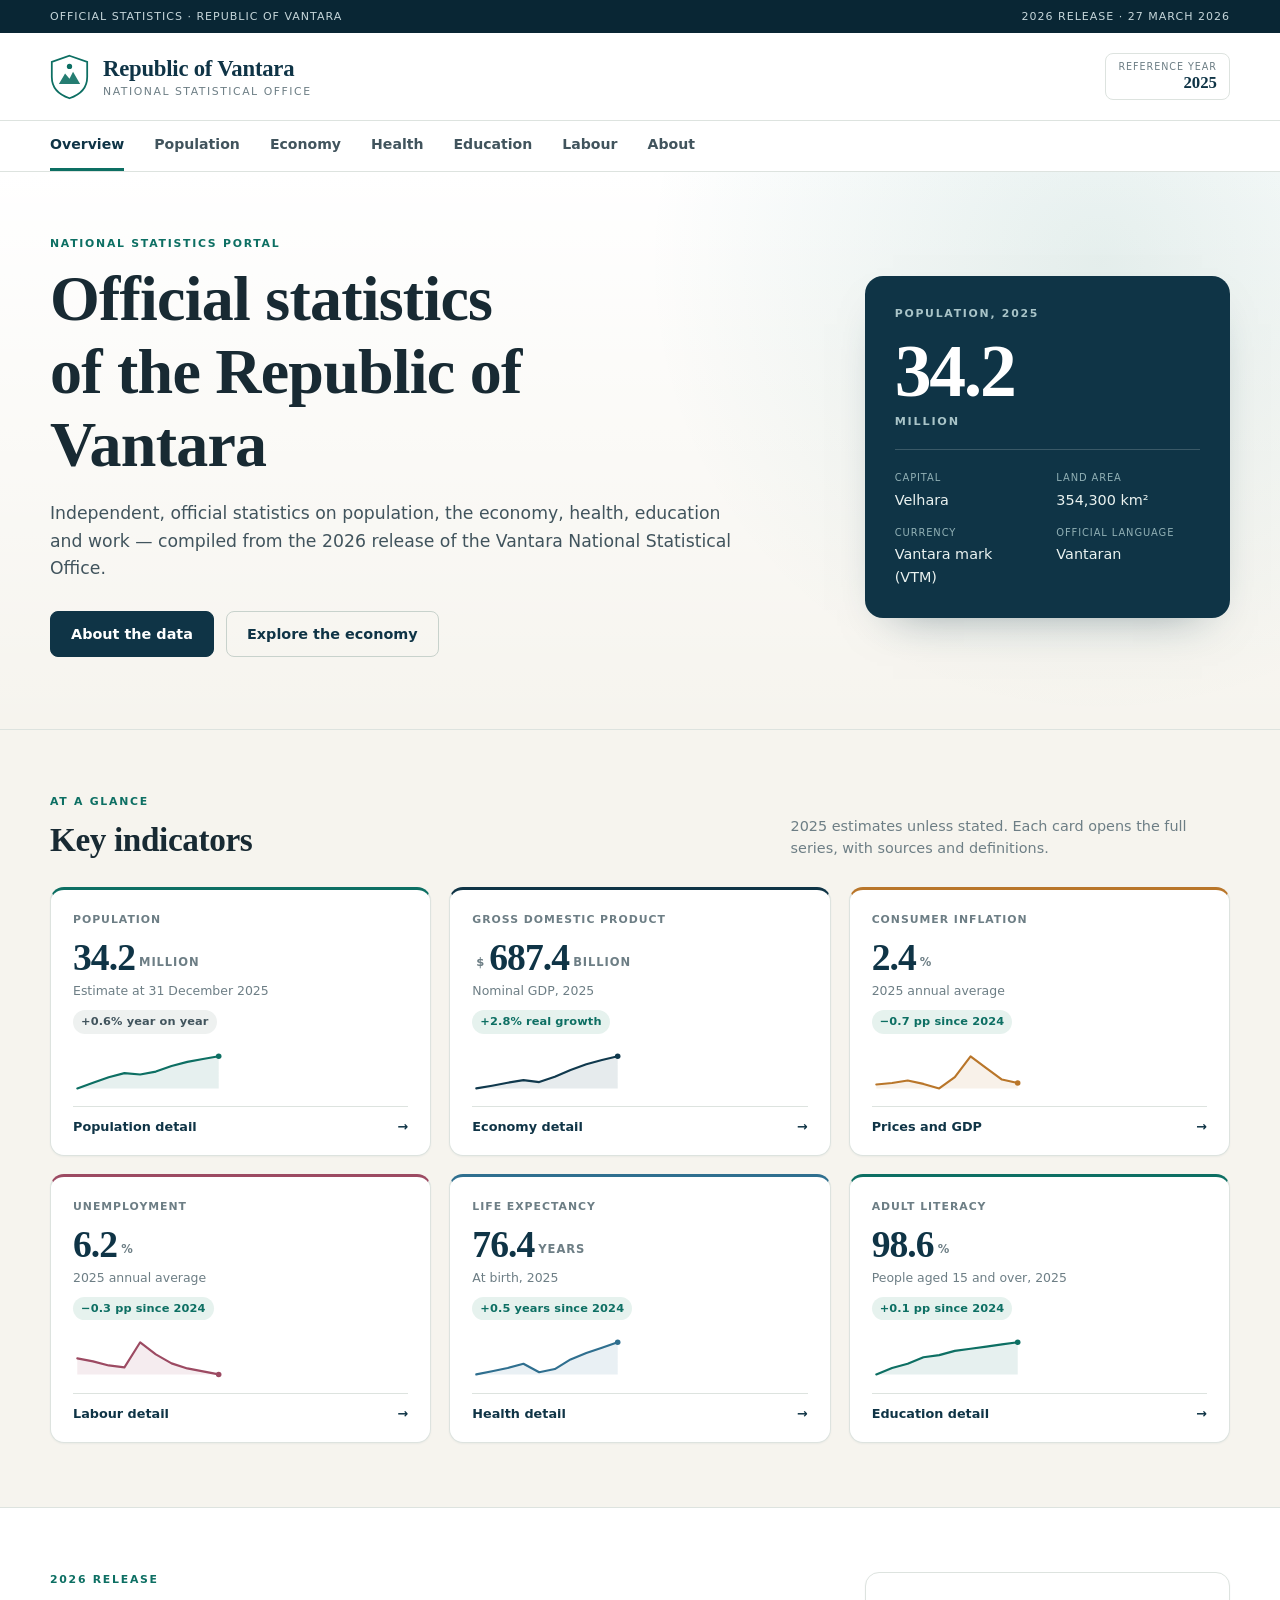
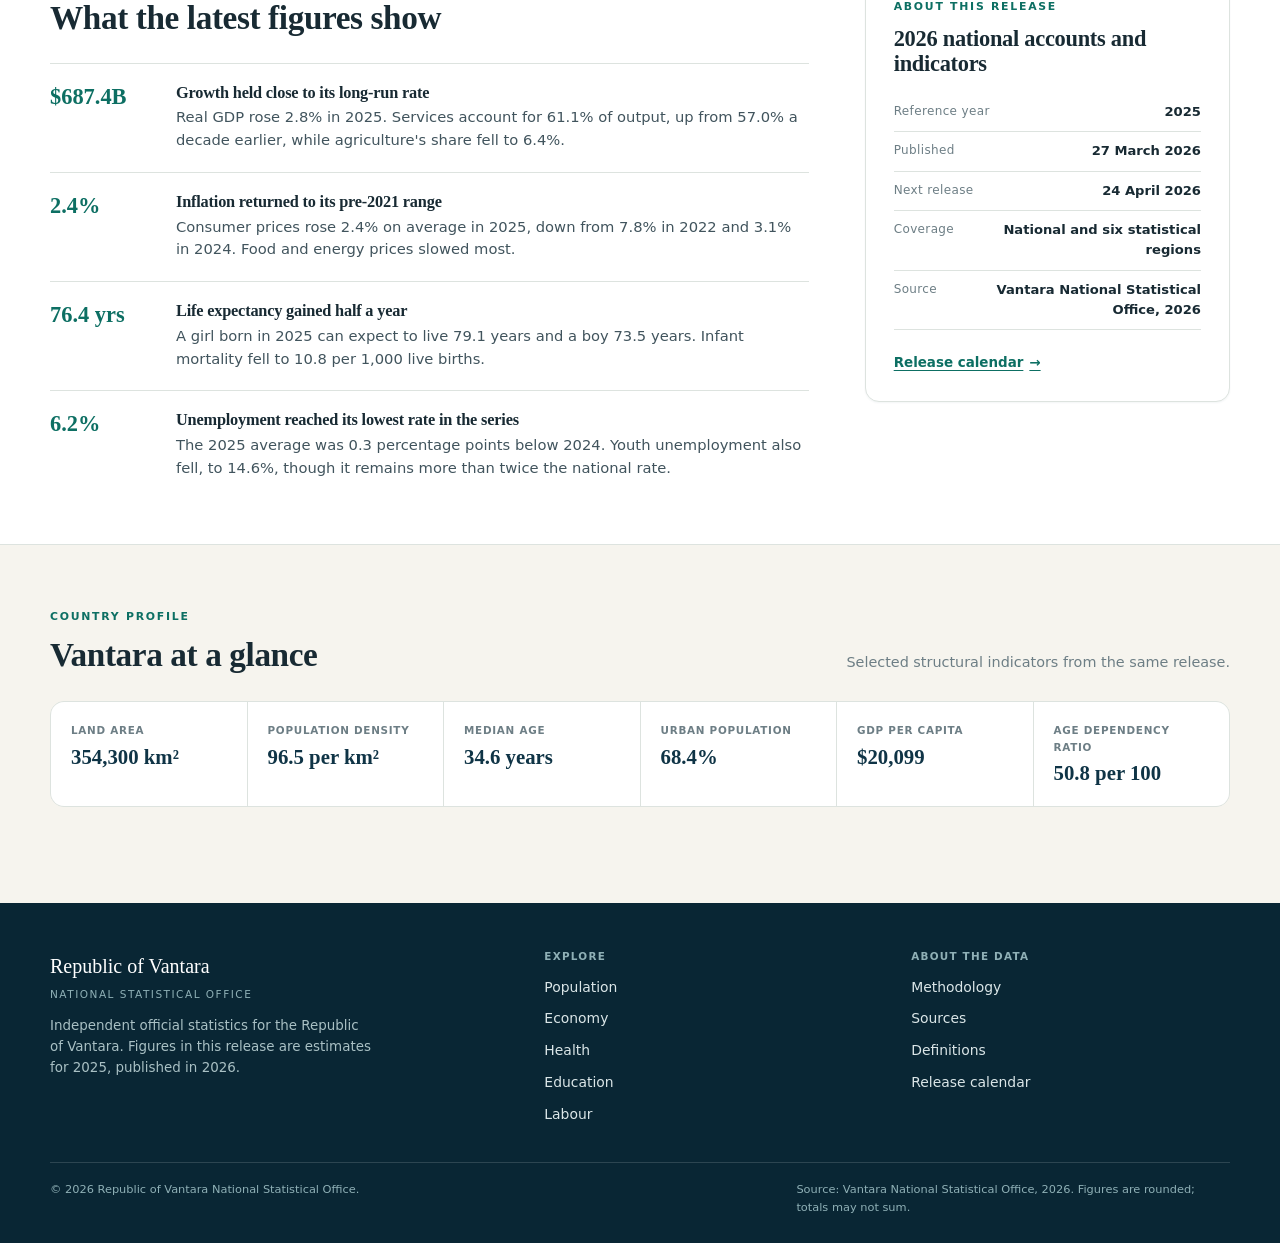
<file: app/index.html>
<!DOCTYPE html>
<html lang="en">
<head>
  <meta charset="utf-8">
  <meta name="viewport" content="width=device-width, initial-scale=1">
  <title>Republic of Vantara in figures — National Statistical Office</title>
  <meta name="description" content="Official statistics for the Republic of Vantara: population, GDP, inflation, unemployment, life expectancy and education, 2026 release.">
  <link rel="stylesheet" href="css/style.css">
  <script type="module" src="js/main.js"></script>
</head>
<body data-page="home">
  <a class="skip-link" href="#main">Skip to main content</a>

  <header class="site-header">
    <div class="utility">
      <div class="wrap utility-inner">
        <p>Official statistics · Republic of Vantara</p>
        <p>2026 release · <time datetime="2026-03-27">27 March 2026</time></p>
      </div>
    </div>
    <div class="masthead wrap">
      <a class="brand" href="index.html" aria-label="Republic of Vantara National Statistical Office — home">
        <svg class="crest" viewBox="0 0 44 52" aria-hidden="true" focusable="false">
          <path d="M22 2 42 9v17c0 12-8 20-20 24C10 46 2 38 2 26V9z" fill="none" stroke="currentColor" stroke-width="2"/>
          <path d="M10 34l7-12 5 6 4-8 8 14z" fill="currentColor" opacity=".9"/>
          <circle cx="22" cy="14" r="3" fill="currentColor"/>
        </svg>
        <span class="brand-text">
          <span class="brand-country">Republic of Vantara</span>
          <span class="brand-office">National Statistical Office</span>
        </span>
      </a>
      <div class="masthead-side">
        <p class="release-badge"><span>Reference year</span><strong>2025</strong></p>
        <button class="nav-toggle" type="button" aria-controls="site-nav" aria-expanded="false">
          <span class="nav-toggle-icon" aria-hidden="true"></span>
          <span>Menu</span>
        </button>
      </div>
    </div>
    <nav class="site-nav" id="site-nav" aria-label="Primary">
      <ul class="wrap">
        <li><a href="index.html" aria-current="page">Overview</a></li>
        <li><a href="population.html">Population</a></li>
        <li><a href="economy.html">Economy</a></li>
        <li><a href="health.html">Health</a></li>
        <li><a href="education.html">Education</a></li>
        <li><a href="labor.html">Labour</a></li>
        <li><a href="about.html">About</a></li>
      </ul>
    </nav>
  </header>

  <main id="main">
    <section class="hero">
      <div class="wrap hero-grid">
        <div class="hero-copy">
          <p class="eyebrow">National statistics portal</p>
          <h1>Official statistics of the Republic of Vantara</h1>
          <p class="lede">Independent, official statistics on population, the economy, health, education and work — compiled from the 2026 release of the Vantara National Statistical Office.</p>
          <div class="hero-actions">
            <a class="button" href="about.html">About the data</a>
            <a class="button button-quiet" href="economy.html">Explore the economy</a>
          </div>
        </div>
        <aside class="hero-card" aria-label="Country profile">
          <p class="hero-card-label">Population, 2025</p>
          <p class="hero-card-value">34.2<span>million</span></p>
          <dl class="hero-facts">
            <div><dt>Capital</dt><dd>Velhara</dd></div>
            <div><dt>Land area</dt><dd>354,300 km²</dd></div>
            <div><dt>Currency</dt><dd>Vantara mark (VTM)</dd></div>
            <div><dt>Official language</dt><dd>Vantaran</dd></div>
          </dl>
        </aside>
      </div>
    </section>

    <section class="section">
      <div class="wrap">
        <div class="section-head">
          <div>
            <p class="eyebrow">At a glance</p>
            <h2>Key indicators</h2>
          </div>
          <p class="section-note">2025 estimates unless stated. Each card opens the full series, with sources and definitions.</p>
        </div>

        <div class="card-grid">
          <a class="stat-card" href="population.html">
            <span class="stat-card-label">Population</span>
            <span class="stat-card-value">34.2<span class="unit">million</span></span>
            <span class="stat-card-meta">Estimate at 31 December 2025</span>
            <span class="delta is-neutral">+0.6% year on year</span>
            <span class="spark" data-spark="population" aria-hidden="true"></span>
            <span class="stat-card-link">Population detail <span aria-hidden="true">→</span></span>
          </a>

          <a class="stat-card" href="economy.html">
            <span class="stat-card-label">Gross domestic product</span>
            <span class="stat-card-value"><span class="unit">$</span>687.4<span class="unit">billion</span></span>
            <span class="stat-card-meta">Nominal GDP, 2025</span>
            <span class="delta is-good">+2.8% real growth</span>
            <span class="spark" data-spark="gdp" aria-hidden="true"></span>
            <span class="stat-card-link">Economy detail <span aria-hidden="true">→</span></span>
          </a>

          <a class="stat-card" href="economy.html">
            <span class="stat-card-label">Consumer inflation</span>
            <span class="stat-card-value">2.4<span class="unit">%</span></span>
            <span class="stat-card-meta">2025 annual average</span>
            <span class="delta is-good">−0.7 pp since 2024</span>
            <span class="spark" data-spark="inflation" aria-hidden="true"></span>
            <span class="stat-card-link">Prices and GDP <span aria-hidden="true">→</span></span>
          </a>

          <a class="stat-card" href="labor.html">
            <span class="stat-card-label">Unemployment</span>
            <span class="stat-card-value">6.2<span class="unit">%</span></span>
            <span class="stat-card-meta">2025 annual average</span>
            <span class="delta is-good">−0.3 pp since 2024</span>
            <span class="spark" data-spark="unemployment" aria-hidden="true"></span>
            <span class="stat-card-link">Labour detail <span aria-hidden="true">→</span></span>
          </a>

          <a class="stat-card" href="health.html">
            <span class="stat-card-label">Life expectancy</span>
            <span class="stat-card-value">76.4<span class="unit">years</span></span>
            <span class="stat-card-meta">At birth, 2025</span>
            <span class="delta is-good">+0.5 years since 2024</span>
            <span class="spark" data-spark="life" aria-hidden="true"></span>
            <span class="stat-card-link">Health detail <span aria-hidden="true">→</span></span>
          </a>

          <a class="stat-card" href="education.html">
            <span class="stat-card-label">Adult literacy</span>
            <span class="stat-card-value">98.6<span class="unit">%</span></span>
            <span class="stat-card-meta">People aged 15 and over, 2025</span>
            <span class="delta is-good">+0.1 pp since 2024</span>
            <span class="spark" data-spark="literacy" aria-hidden="true"></span>
            <span class="stat-card-link">Education detail <span aria-hidden="true">→</span></span>
          </a>
        </div>
      </div>
    </section>

    <section class="section section-alt">
      <div class="wrap release-grid">
        <div class="release-copy">
          <p class="eyebrow">2026 release</p>
          <h2>What the latest figures show</h2>
          <ul class="release-list">
            <li>
              <span class="release-figure">$687.4B</span>
              <div>
                <h3>Growth held close to its long-run rate</h3>
                <p>Real GDP rose 2.8% in 2025. Services account for 61.1% of output, up from 57.0% a decade earlier, while agriculture's share fell to 6.4%.</p>
              </div>
            </li>
            <li>
              <span class="release-figure">2.4%</span>
              <div>
                <h3>Inflation returned to its pre-2021 range</h3>
                <p>Consumer prices rose 2.4% on average in 2025, down from 7.8% in 2022 and 3.1% in 2024. Food and energy prices slowed most.</p>
              </div>
            </li>
            <li>
              <span class="release-figure">76.4 yrs</span>
              <div>
                <h3>Life expectancy gained half a year</h3>
                <p>A girl born in 2025 can expect to live 79.1 years and a boy 73.5 years. Infant mortality fell to 10.8 per 1,000 live births.</p>
              </div>
            </li>
            <li>
              <span class="release-figure">6.2%</span>
              <div>
                <h3>Unemployment reached its lowest rate in the series</h3>
                <p>The 2025 average was 0.3 percentage points below 2024. Youth unemployment also fell, to 14.6%, though it remains more than twice the national rate.</p>
              </div>
            </li>
          </ul>
        </div>

        <aside class="panel release-panel">
          <p class="eyebrow">About this release</p>
          <h2>2026 national accounts and indicators</h2>
          <dl class="release-dates">
            <div><dt>Reference year</dt><dd>2025</dd></div>
            <div><dt>Published</dt><dd>27 March 2026</dd></div>
            <div><dt>Next release</dt><dd>24 April 2026</dd></div>
            <div><dt>Coverage</dt><dd>National and six statistical regions</dd></div>
            <div><dt>Source</dt><dd>Vantara National Statistical Office, 2026</dd></div>
          </dl>
          <a class="text-link" href="about.html#releases">Release calendar <span aria-hidden="true">→</span></a>
        </aside>
      </div>
    </section>

    <section class="section">
      <div class="wrap">
        <div class="section-head">
          <div>
            <p class="eyebrow">Country profile</p>
            <h2>Vantara at a glance</h2>
          </div>
          <p class="section-note">Selected structural indicators from the same release.</p>
        </div>
        <dl class="fact-grid">
          <div><dt>Land area</dt><dd>354,300 km²</dd></div>
          <div><dt>Population density</dt><dd>96.5 per km²</dd></div>
          <div><dt>Median age</dt><dd>34.6 years</dd></div>
          <div><dt>Urban population</dt><dd>68.4%</dd></div>
          <div><dt>GDP per capita</dt><dd>$20,099</dd></div>
          <div><dt>Age dependency ratio</dt><dd>50.8 per 100</dd></div>
        </dl>
      </div>
    </section>
  </main>

  <footer class="site-footer">
    <div class="wrap footer-grid">
      <div class="footer-brand">
        <p class="footer-title">Republic of Vantara</p>
        <p class="footer-sub">National Statistical Office</p>
        <p class="footer-note">Independent official statistics for the Republic of Vantara. Figures in this release are estimates for 2025, published in 2026.</p>
      </div>
      <nav class="footer-col" aria-label="Footer navigation">
        <h2>Explore</h2>
        <ul>
          <li><a href="population.html">Population</a></li>
          <li><a href="economy.html">Economy</a></li>
          <li><a href="health.html">Health</a></li>
          <li><a href="education.html">Education</a></li>
          <li><a href="labor.html">Labour</a></li>
        </ul>
      </nav>
      <div class="footer-col">
        <h2>About the data</h2>
        <ul>
          <li><a href="about.html#methodology">Methodology</a></li>
          <li><a href="about.html#sources">Sources</a></li>
          <li><a href="about.html#definitions">Definitions</a></li>
          <li><a href="about.html#releases">Release calendar</a></li>
        </ul>
      </div>
    </div>
    <div class="wrap footer-base">
      <p>© <span id="footer-year">2026</span> Republic of Vantara National Statistical Office.</p>
      <p>Source: Vantara National Statistical Office, 2026. Figures are rounded; totals may not sum.</p>
    </div>
  </footer>
</body>
</html>
</file>
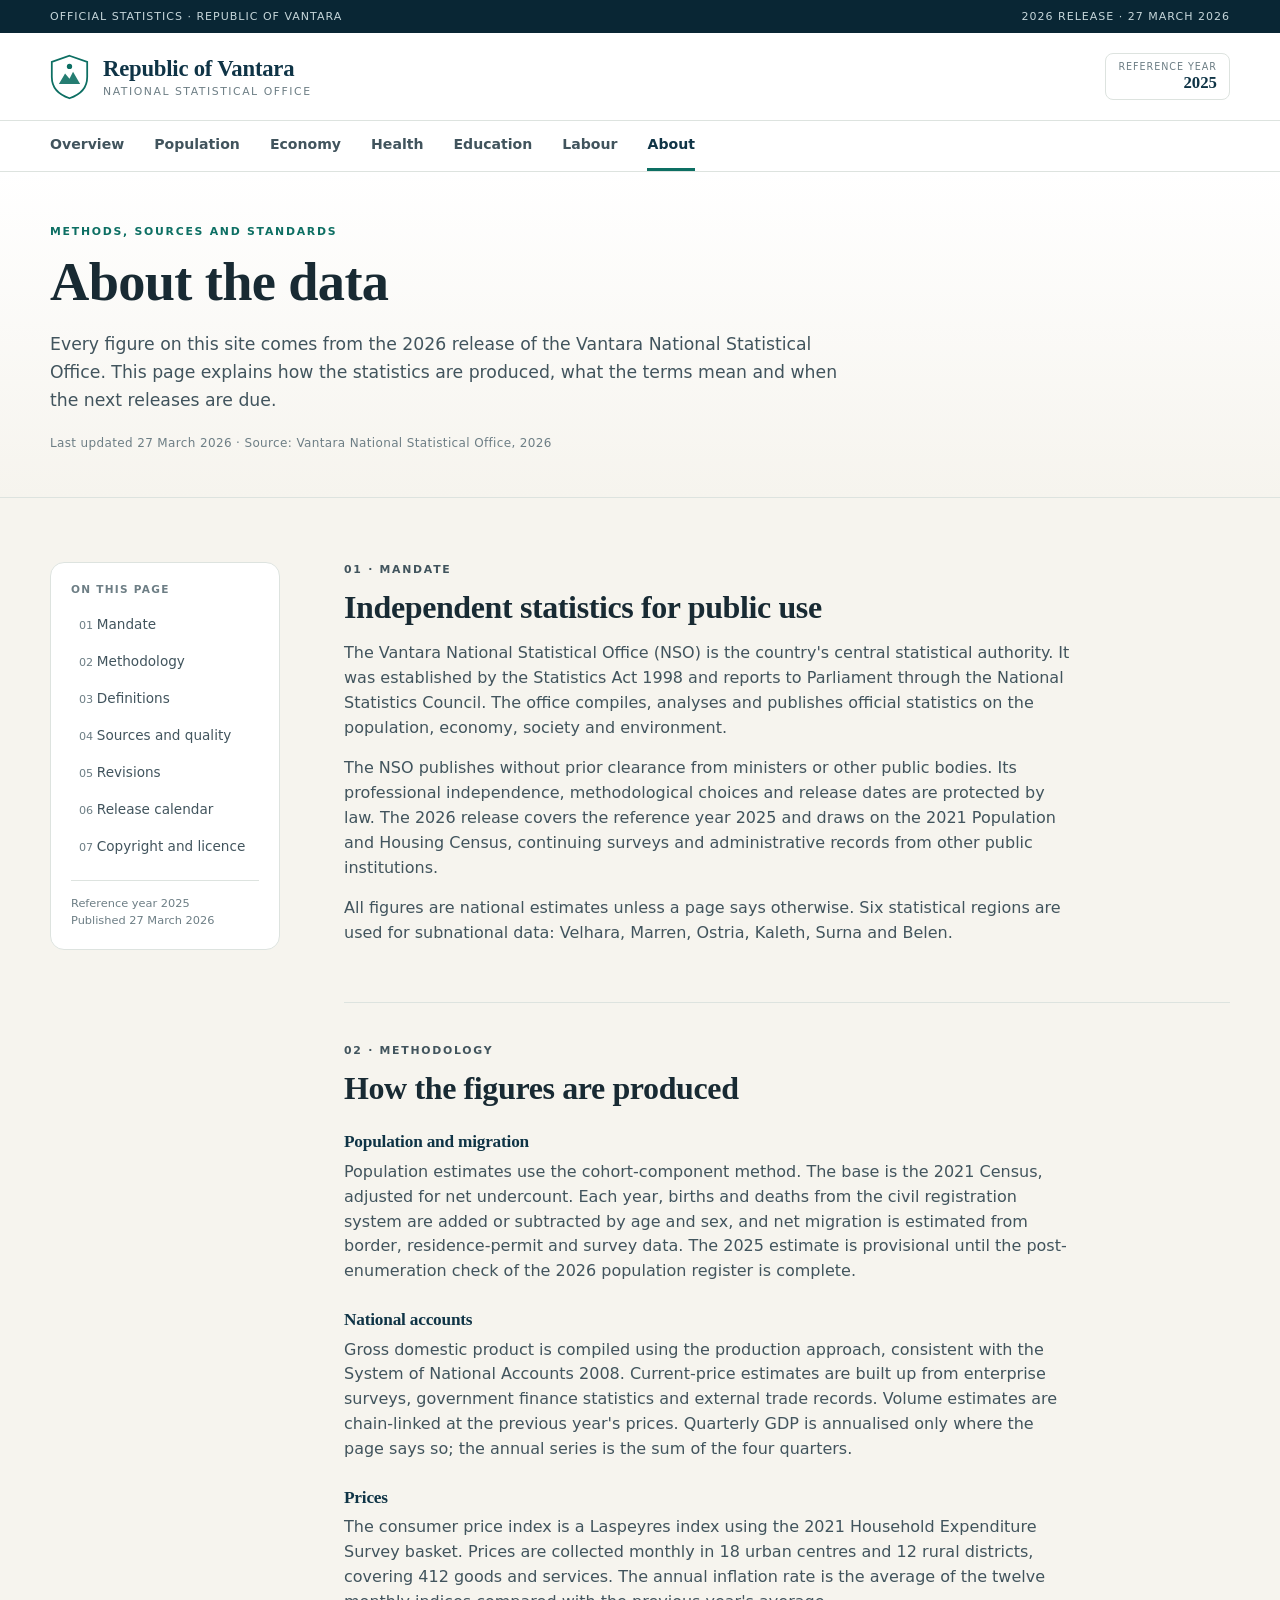
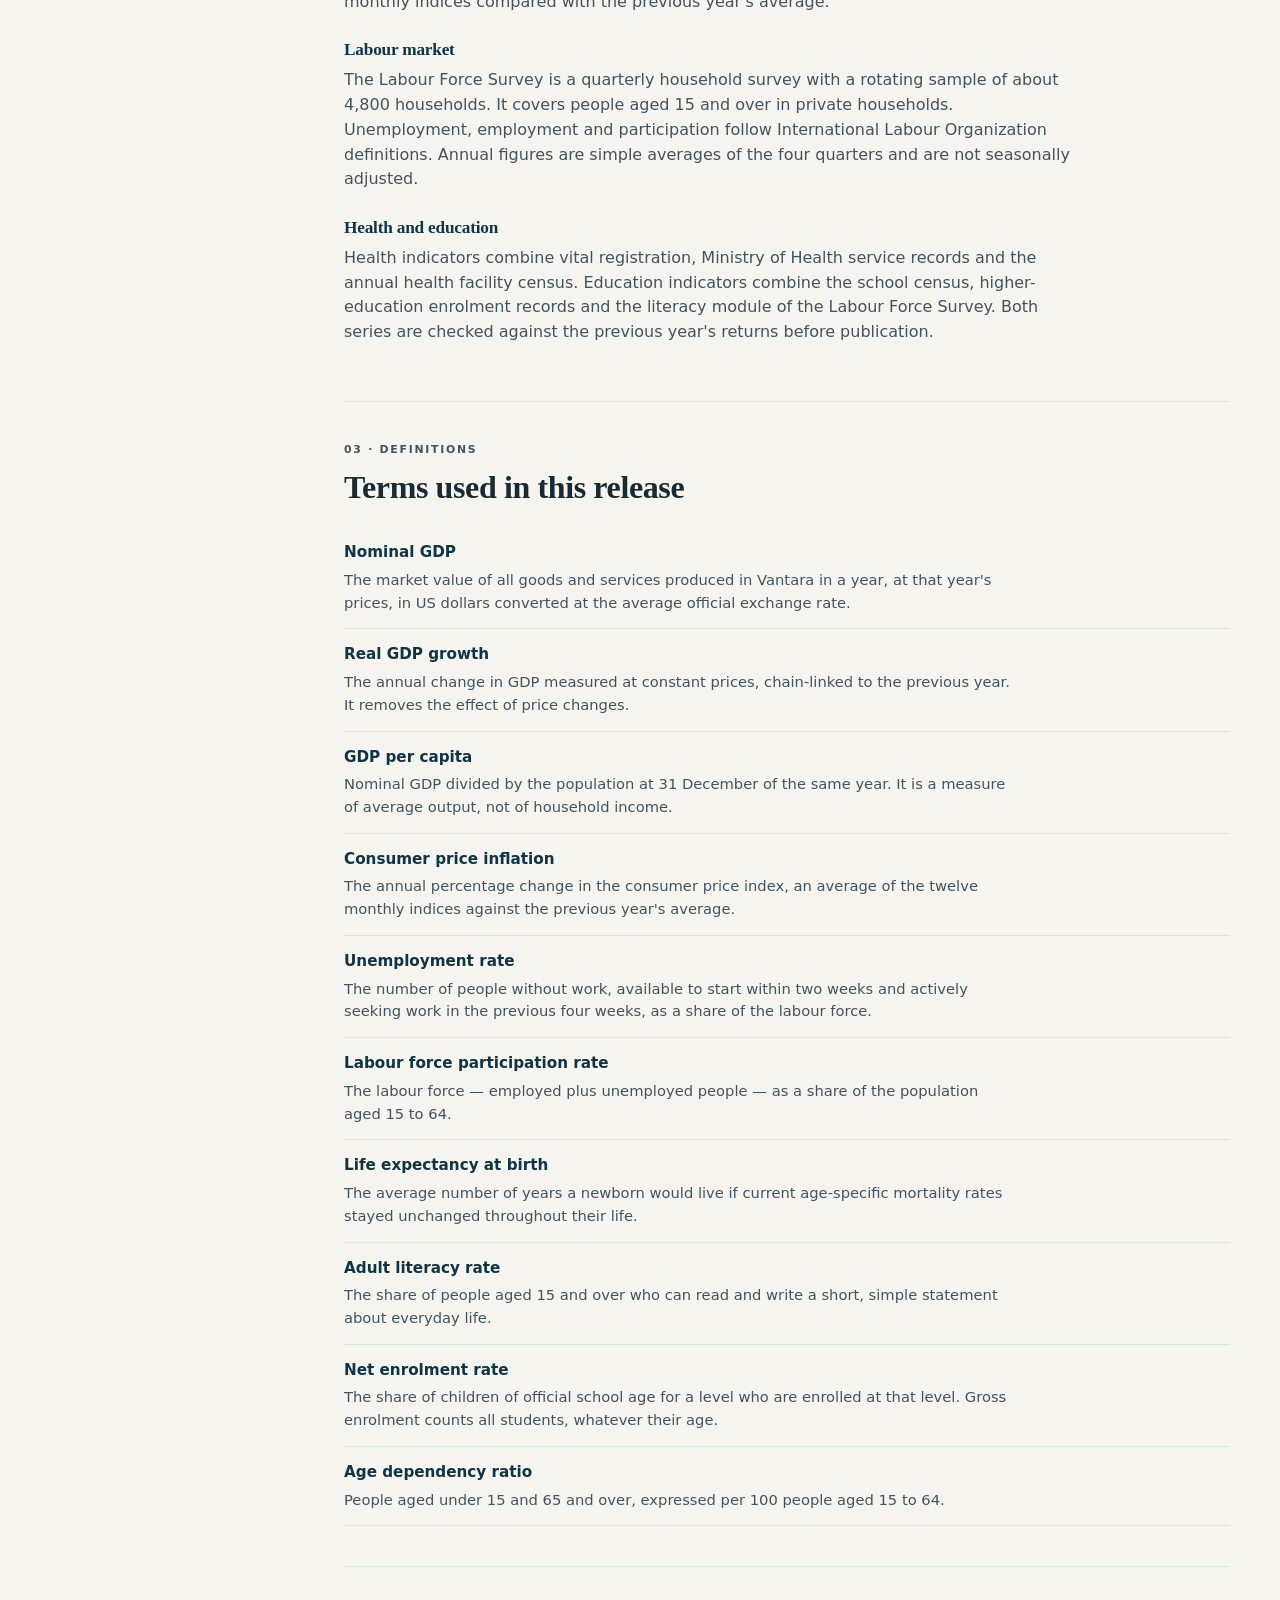
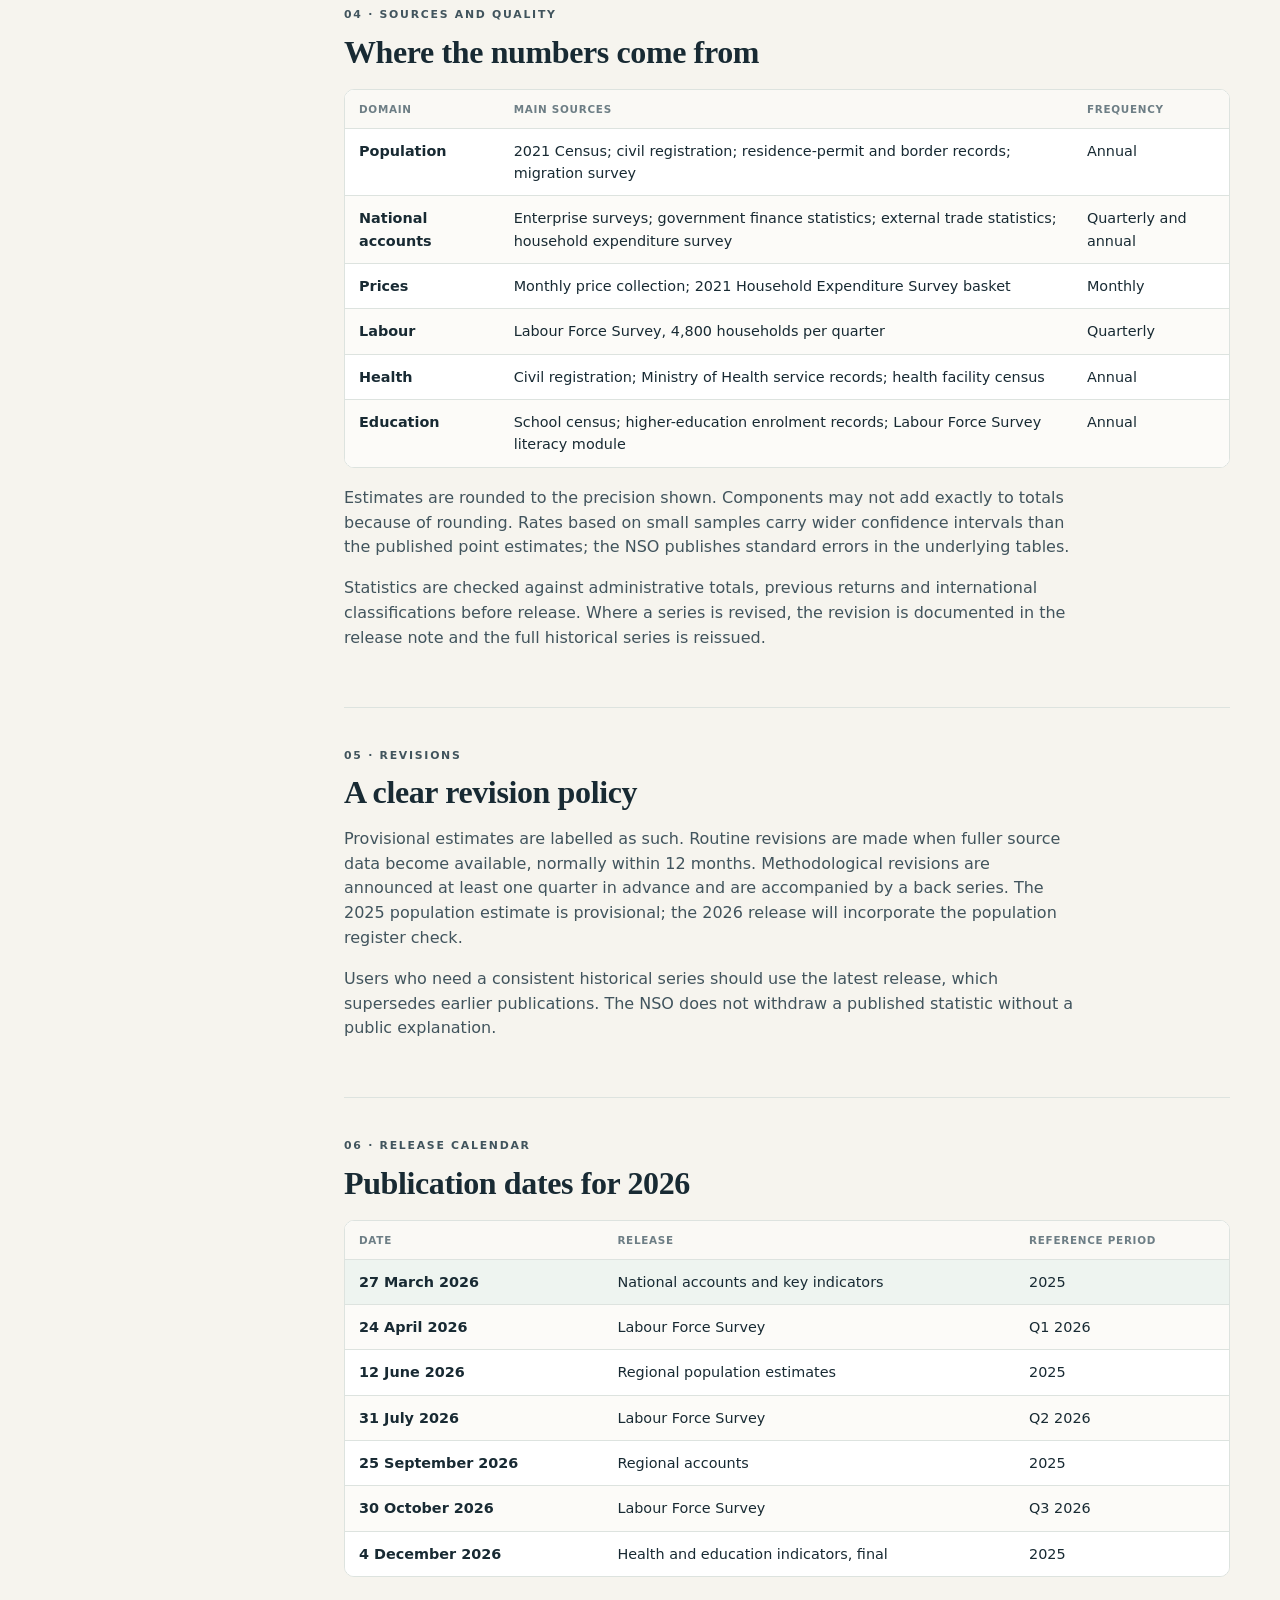
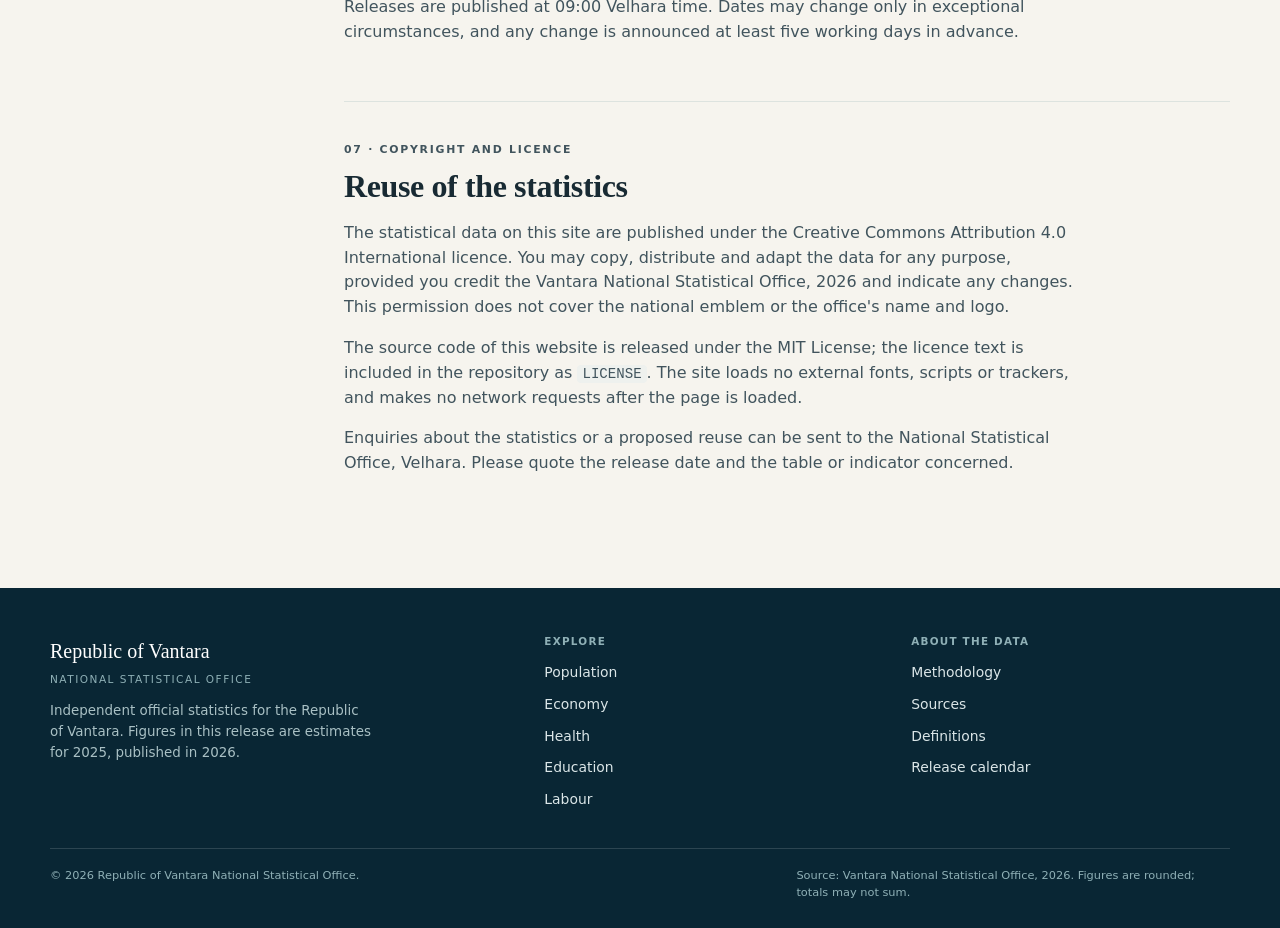
<file: app/about.html>
<!DOCTYPE html>
<html lang="en">
<head>
  <meta charset="utf-8">
  <meta name="viewport" content="width=device-width, initial-scale=1">
  <title>About the data — Republic of Vantara | National Statistical Office</title>
  <meta name="description" content="Methodology, definitions, sources, revision policy and release calendar for the official statistics of the Republic of Vantara.">
  <link rel="stylesheet" href="css/style.css">
  <script type="module" src="js/main.js"></script>
</head>
<body data-page="about">
  <a class="skip-link" href="#main">Skip to main content</a>

  <header class="site-header">
    <div class="utility">
      <div class="wrap utility-inner">
        <p>Official statistics · Republic of Vantara</p>
        <p>2026 release · <time datetime="2026-03-27">27 March 2026</time></p>
      </div>
    </div>
    <div class="masthead wrap">
      <a class="brand" href="index.html" aria-label="Republic of Vantara National Statistical Office — home">
        <svg class="crest" viewBox="0 0 44 52" aria-hidden="true" focusable="false">
          <path d="M22 2 42 9v17c0 12-8 20-20 24C10 46 2 38 2 26V9z" fill="none" stroke="currentColor" stroke-width="2"/>
          <path d="M10 34l7-12 5 6 4-8 8 14z" fill="currentColor" opacity=".9"/>
          <circle cx="22" cy="14" r="3" fill="currentColor"/>
        </svg>
        <span class="brand-text">
          <span class="brand-country">Republic of Vantara</span>
          <span class="brand-office">National Statistical Office</span>
        </span>
      </a>
      <div class="masthead-side">
        <p class="release-badge"><span>Reference year</span><strong>2025</strong></p>
        <button class="nav-toggle" type="button" aria-controls="site-nav" aria-expanded="false">
          <span class="nav-toggle-icon" aria-hidden="true"></span>
          <span>Menu</span>
        </button>
      </div>
    </div>
    <nav class="site-nav" id="site-nav" aria-label="Primary">
      <ul class="wrap">
        <li><a href="index.html">Overview</a></li>
        <li><a href="population.html">Population</a></li>
        <li><a href="economy.html">Economy</a></li>
        <li><a href="health.html">Health</a></li>
        <li><a href="education.html">Education</a></li>
        <li><a href="labor.html">Labour</a></li>
        <li><a href="about.html" aria-current="page">About</a></li>
      </ul>
    </nav>
  </header>

  <main id="main">
    <section class="page-hero">
      <div class="wrap">
        <p class="eyebrow">Methods, sources and standards</p>
        <h1>About the data</h1>
        <p class="lede">Every figure on this site comes from the 2026 release of the Vantara National Statistical Office. This page explains how the statistics are produced, what the terms mean and when the next releases are due.</p>
        <p class="page-meta">Last updated 27 March 2026 · Source: Vantara National Statistical Office, 2026</p>
      </div>
    </section>

    <section class="section">
      <div class="wrap about-layout">
        <aside class="about-toc" aria-label="On this page">
          <h2>On this page</h2>
          <ol>
            <li><a href="#mandate">Mandate</a></li>
            <li><a href="#methodology">Methodology</a></li>
            <li><a href="#definitions">Definitions</a></li>
            <li><a href="#sources">Sources and quality</a></li>
            <li><a href="#revisions">Revisions</a></li>
            <li><a href="#releases">Release calendar</a></li>
            <li><a href="#license">Copyright and licence</a></li>
          </ol>
          <p class="toc-meta">Reference year 2025<br>Published 27 March 2026</p>
        </aside>

        <div class="about-body">
          <section class="about-section" id="mandate">
            <p class="eyebrow">01 · Mandate</p>
            <h2>Independent statistics for public use</h2>
            <p>The Vantara National Statistical Office (NSO) is the country's central statistical authority. It was established by the Statistics Act 1998 and reports to Parliament through the National Statistics Council. The office compiles, analyses and publishes official statistics on the population, economy, society and environment.</p>
            <p>The NSO publishes without prior clearance from ministers or other public bodies. Its professional independence, methodological choices and release dates are protected by law. The 2026 release covers the reference year 2025 and draws on the 2021 Population and Housing Census, continuing surveys and administrative records from other public institutions.</p>
            <p>All figures are national estimates unless a page says otherwise. Six statistical regions are used for subnational data: Velhara, Marren, Ostria, Kaleth, Surna and Belen.</p>
          </section>

          <section class="about-section" id="methodology">
            <p class="eyebrow">02 · Methodology</p>
            <h2>How the figures are produced</h2>

            <h3>Population and migration</h3>
            <p>Population estimates use the cohort-component method. The base is the 2021 Census, adjusted for net undercount. Each year, births and deaths from the civil registration system are added or subtracted by age and sex, and net migration is estimated from border, residence-permit and survey data. The 2025 estimate is provisional until the post-enumeration check of the 2026 population register is complete.</p>

            <h3>National accounts</h3>
            <p>Gross domestic product is compiled using the production approach, consistent with the System of National Accounts 2008. Current-price estimates are built up from enterprise surveys, government finance statistics and external trade records. Volume estimates are chain-linked at the previous year's prices. Quarterly GDP is annualised only where the page says so; the annual series is the sum of the four quarters.</p>

            <h3>Prices</h3>
            <p>The consumer price index is a Laspeyres index using the 2021 Household Expenditure Survey basket. Prices are collected monthly in 18 urban centres and 12 rural districts, covering 412 goods and services. The annual inflation rate is the average of the twelve monthly indices compared with the previous year's average.</p>

            <h3>Labour market</h3>
            <p>The Labour Force Survey is a quarterly household survey with a rotating sample of about 4,800 households. It covers people aged 15 and over in private households. Unemployment, employment and participation follow International Labour Organization definitions. Annual figures are simple averages of the four quarters and are not seasonally adjusted.</p>

            <h3>Health and education</h3>
            <p>Health indicators combine vital registration, Ministry of Health service records and the annual health facility census. Education indicators combine the school census, higher-education enrolment records and the literacy module of the Labour Force Survey. Both series are checked against the previous year's returns before publication.</p>
          </section>

          <section class="about-section" id="definitions">
            <p class="eyebrow">03 · Definitions</p>
            <h2>Terms used in this release</h2>
            <dl class="definition-list">
              <div>
                <dt>Nominal GDP</dt>
                <dd>The market value of all goods and services produced in Vantara in a year, at that year's prices, in US dollars converted at the average official exchange rate.</dd>
              </div>
              <div>
                <dt>Real GDP growth</dt>
                <dd>The annual change in GDP measured at constant prices, chain-linked to the previous year. It removes the effect of price changes.</dd>
              </div>
              <div>
                <dt>GDP per capita</dt>
                <dd>Nominal GDP divided by the population at 31 December of the same year. It is a measure of average output, not of household income.</dd>
              </div>
              <div>
                <dt>Consumer price inflation</dt>
                <dd>The annual percentage change in the consumer price index, an average of the twelve monthly indices against the previous year's average.</dd>
              </div>
              <div>
                <dt>Unemployment rate</dt>
                <dd>The number of people without work, available to start within two weeks and actively seeking work in the previous four weeks, as a share of the labour force.</dd>
              </div>
              <div>
                <dt>Labour force participation rate</dt>
                <dd>The labour force — employed plus unemployed people — as a share of the population aged 15 to 64.</dd>
              </div>
              <div>
                <dt>Life expectancy at birth</dt>
                <dd>The average number of years a newborn would live if current age-specific mortality rates stayed unchanged throughout their life.</dd>
              </div>
              <div>
                <dt>Adult literacy rate</dt>
                <dd>The share of people aged 15 and over who can read and write a short, simple statement about everyday life.</dd>
              </div>
              <div>
                <dt>Net enrolment rate</dt>
                <dd>The share of children of official school age for a level who are enrolled at that level. Gross enrolment counts all students, whatever their age.</dd>
              </div>
              <div>
                <dt>Age dependency ratio</dt>
                <dd>People aged under 15 and 65 and over, expressed per 100 people aged 15 to 64.</dd>
              </div>
            </dl>
          </section>

          <section class="about-section" id="sources">
            <p class="eyebrow">04 · Sources and quality</p>
            <h2>Where the numbers come from</h2>
            <div class="table-scroll">
              <table class="data-table">
                <caption class="sr-only">Main data sources by statistical domain</caption>
                <thead>
                  <tr>
                    <th scope="col">Domain</th>
                    <th scope="col">Main sources</th>
                    <th scope="col">Frequency</th>
                  </tr>
                </thead>
                <tbody>
                  <tr><th scope="row">Population</th><td>2021 Census; civil registration; residence-permit and border records; migration survey</td><td>Annual</td></tr>
                  <tr><th scope="row">National accounts</th><td>Enterprise surveys; government finance statistics; external trade statistics; household expenditure survey</td><td>Quarterly and annual</td></tr>
                  <tr><th scope="row">Prices</th><td>Monthly price collection; 2021 Household Expenditure Survey basket</td><td>Monthly</td></tr>
                  <tr><th scope="row">Labour</th><td>Labour Force Survey, 4,800 households per quarter</td><td>Quarterly</td></tr>
                  <tr><th scope="row">Health</th><td>Civil registration; Ministry of Health service records; health facility census</td><td>Annual</td></tr>
                  <tr><th scope="row">Education</th><td>School census; higher-education enrolment records; Labour Force Survey literacy module</td><td>Annual</td></tr>
                </tbody>
              </table>
            </div>
            <p>Estimates are rounded to the precision shown. Components may not add exactly to totals because of rounding. Rates based on small samples carry wider confidence intervals than the published point estimates; the NSO publishes standard errors in the underlying tables.</p>
            <p>Statistics are checked against administrative totals, previous returns and international classifications before release. Where a series is revised, the revision is documented in the release note and the full historical series is reissued.</p>
          </section>

          <section class="about-section" id="revisions">
            <p class="eyebrow">05 · Revisions</p>
            <h2>A clear revision policy</h2>
            <p>Provisional estimates are labelled as such. Routine revisions are made when fuller source data become available, normally within 12 months. Methodological revisions are announced at least one quarter in advance and are accompanied by a back series. The 2025 population estimate is provisional; the 2026 release will incorporate the population register check.</p>
            <p>Users who need a consistent historical series should use the latest release, which supersedes earlier publications. The NSO does not withdraw a published statistic without a public explanation.</p>
          </section>

          <section class="about-section" id="releases">
            <p class="eyebrow">06 · Release calendar</p>
            <h2>Publication dates for 2026</h2>
            <div class="table-scroll">
              <table class="data-table">
                <caption class="sr-only">Scheduled statistical releases in 2026</caption>
                <thead>
                  <tr>
                    <th scope="col">Date</th>
                    <th scope="col">Release</th>
                    <th scope="col">Reference period</th>
                  </tr>
                </thead>
                <tbody>
                  <tr class="is-current"><th scope="row">27 March 2026</th><td>National accounts and key indicators</td><td>2025</td></tr>
                  <tr><th scope="row">24 April 2026</th><td>Labour Force Survey</td><td>Q1 2026</td></tr>
                  <tr><th scope="row">12 June 2026</th><td>Regional population estimates</td><td>2025</td></tr>
                  <tr><th scope="row">31 July 2026</th><td>Labour Force Survey</td><td>Q2 2026</td></tr>
                  <tr><th scope="row">25 September 2026</th><td>Regional accounts</td><td>2025</td></tr>
                  <tr><th scope="row">30 October 2026</th><td>Labour Force Survey</td><td>Q3 2026</td></tr>
                  <tr><th scope="row">4 December 2026</th><td>Health and education indicators, final</td><td>2025</td></tr>
                </tbody>
              </table>
            </div>
            <p>Releases are published at 09:00 Velhara time. Dates may change only in exceptional circumstances, and any change is announced at least five working days in advance.</p>
          </section>

          <section class="about-section" id="license">
            <p class="eyebrow">07 · Copyright and licence</p>
            <h2>Reuse of the statistics</h2>
            <p>The statistical data on this site are published under the Creative Commons Attribution 4.0 International licence. You may copy, distribute and adapt the data for any purpose, provided you credit the Vantara National Statistical Office, 2026 and indicate any changes. This permission does not cover the national emblem or the office's name and logo.</p>
            <p>The source code of this website is released under the MIT License; the licence text is included in the repository as <code>LICENSE</code>. The site loads no external fonts, scripts or trackers, and makes no network requests after the page is loaded.</p>
            <p>Enquiries about the statistics or a proposed reuse can be sent to the National Statistical Office, Velhara. Please quote the release date and the table or indicator concerned.</p>
          </section>
        </div>
      </div>
    </section>
  </main>

  <footer class="site-footer">
    <div class="wrap footer-grid">
      <div class="footer-brand">
        <p class="footer-title">Republic of Vantara</p>
        <p class="footer-sub">National Statistical Office</p>
        <p class="footer-note">Independent official statistics for the Republic of Vantara. Figures in this release are estimates for 2025, published in 2026.</p>
      </div>
      <nav class="footer-col" aria-label="Footer navigation">
        <h2>Explore</h2>
        <ul>
          <li><a href="population.html">Population</a></li>
          <li><a href="economy.html">Economy</a></li>
          <li><a href="health.html">Health</a></li>
          <li><a href="education.html">Education</a></li>
          <li><a href="labor.html">Labour</a></li>
        </ul>
      </nav>
      <div class="footer-col">
        <h2>About the data</h2>
        <ul>
          <li><a href="about.html#methodology">Methodology</a></li>
          <li><a href="about.html#sources">Sources</a></li>
          <li><a href="about.html#definitions">Definitions</a></li>
          <li><a href="about.html#releases">Release calendar</a></li>
        </ul>
      </div>
    </div>
    <div class="wrap footer-base">
      <p>© <span id="footer-year">2026</span> Republic of Vantara National Statistical Office.</p>
      <p>Source: Vantara National Statistical Office, 2026. Figures are rounded; totals may not sum.</p>
    </div>
  </footer>
</body>
</html>
</file>
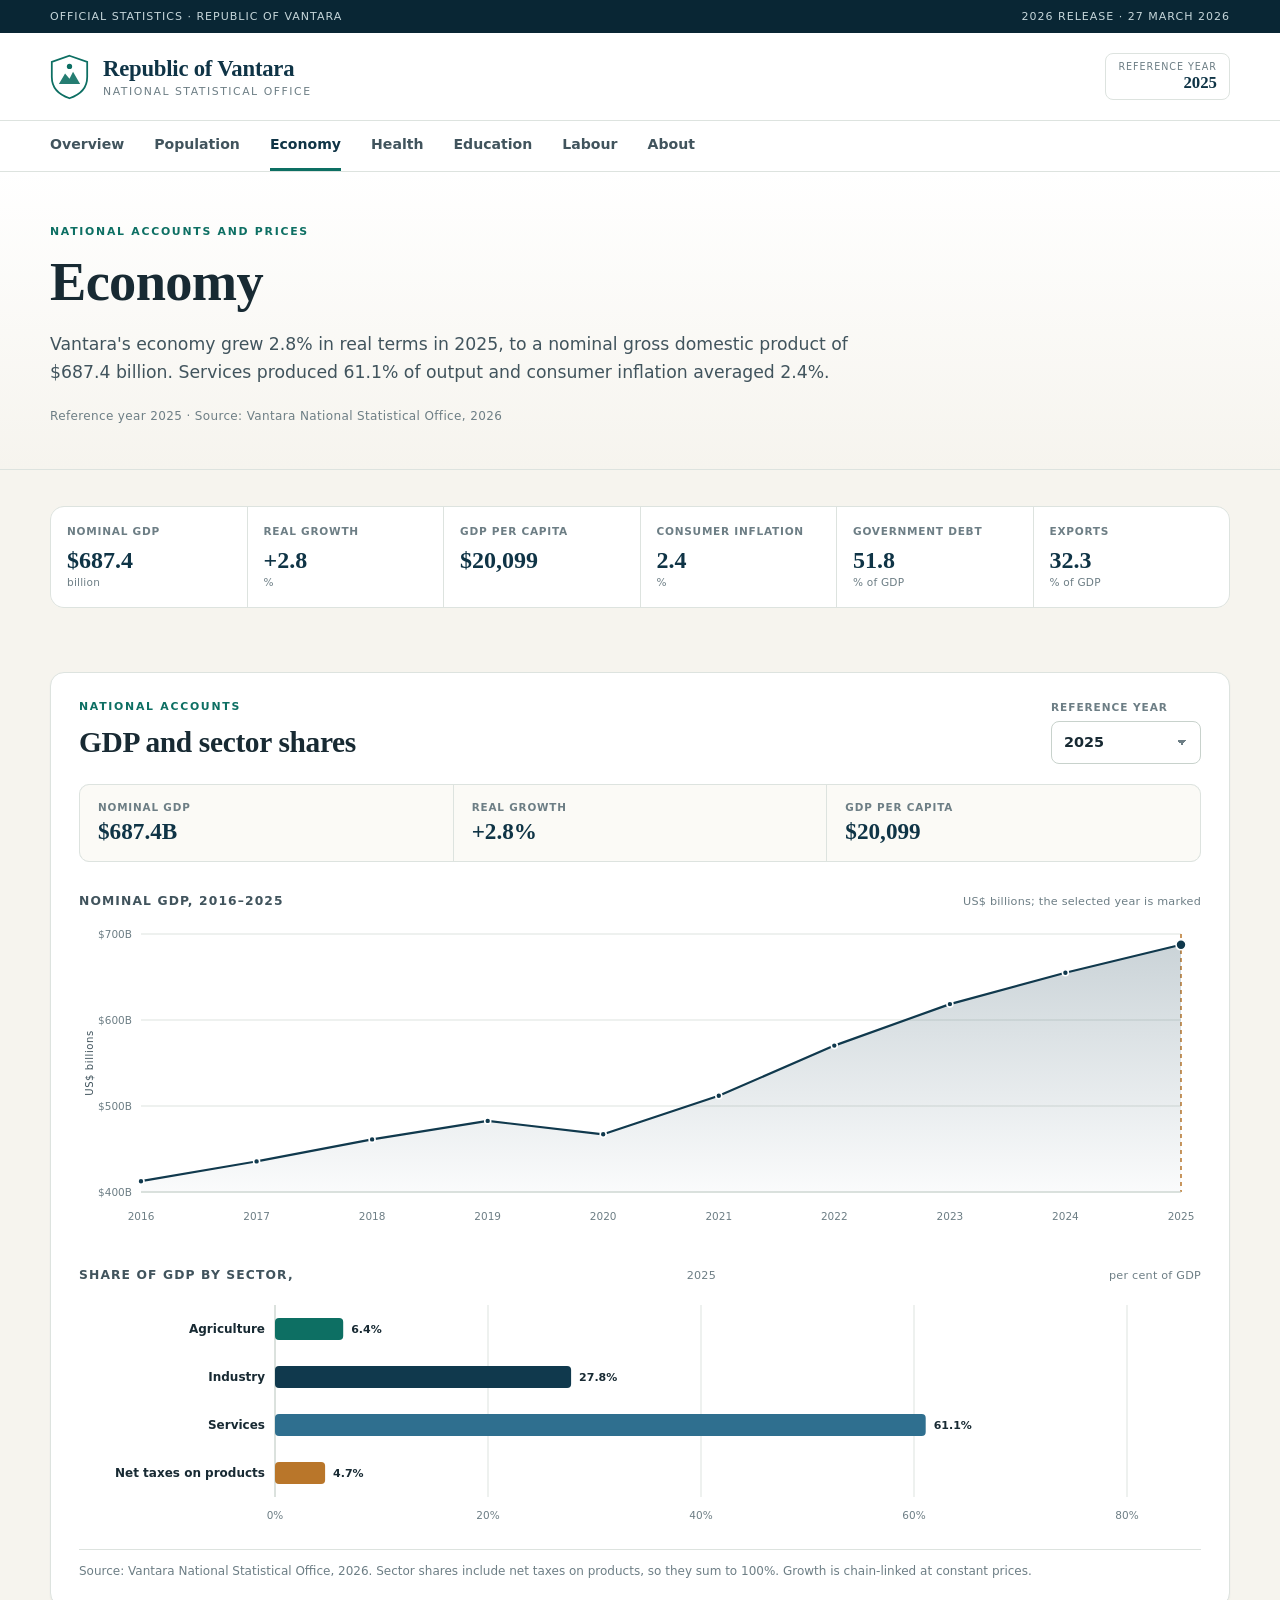
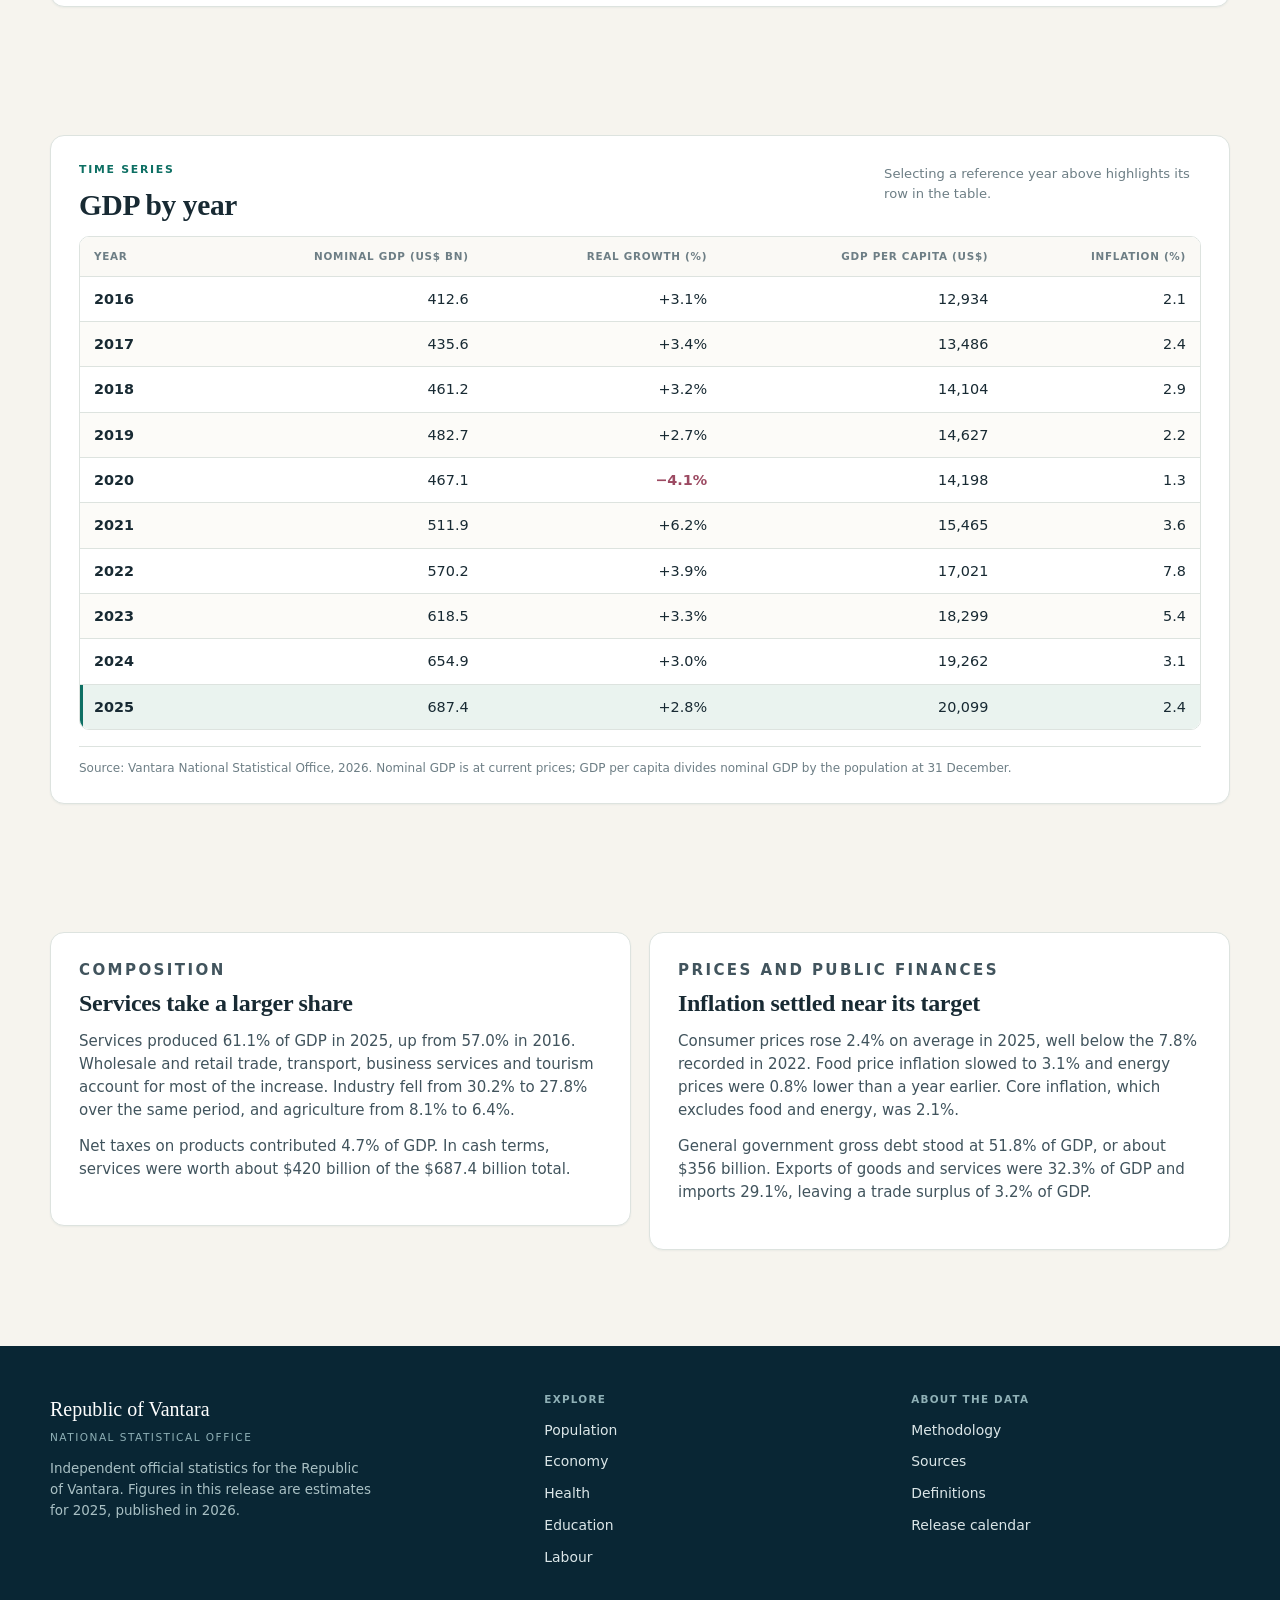
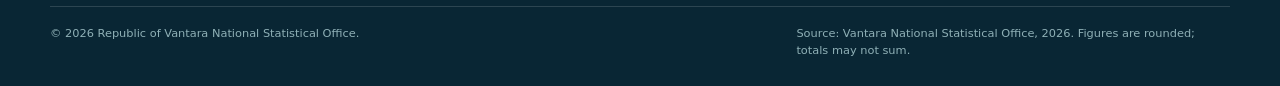
<file: app/economy.html>
<!DOCTYPE html>
<html lang="en">
<head>
  <meta charset="utf-8">
  <meta name="viewport" content="width=device-width, initial-scale=1">
  <title>Economy — Republic of Vantara | National Statistical Office</title>
  <meta name="description" content="Gross domestic product, growth, inflation and sector shares for the Republic of Vantara, 2016 to 2025.">
  <link rel="stylesheet" href="css/style.css">
  <script type="module" src="js/main.js"></script>
</head>
<body data-page="economy">
  <a class="skip-link" href="#main">Skip to main content</a>

  <header class="site-header">
    <div class="utility">
      <div class="wrap utility-inner">
        <p>Official statistics · Republic of Vantara</p>
        <p>2026 release · <time datetime="2026-03-27">27 March 2026</time></p>
      </div>
    </div>
    <div class="masthead wrap">
      <a class="brand" href="index.html" aria-label="Republic of Vantara National Statistical Office — home">
        <svg class="crest" viewBox="0 0 44 52" aria-hidden="true" focusable="false">
          <path d="M22 2 42 9v17c0 12-8 20-20 24C10 46 2 38 2 26V9z" fill="none" stroke="currentColor" stroke-width="2"/>
          <path d="M10 34l7-12 5 6 4-8 8 14z" fill="currentColor" opacity=".9"/>
          <circle cx="22" cy="14" r="3" fill="currentColor"/>
        </svg>
        <span class="brand-text">
          <span class="brand-country">Republic of Vantara</span>
          <span class="brand-office">National Statistical Office</span>
        </span>
      </a>
      <div class="masthead-side">
        <p class="release-badge"><span>Reference year</span><strong>2025</strong></p>
        <button class="nav-toggle" type="button" aria-controls="site-nav" aria-expanded="false">
          <span class="nav-toggle-icon" aria-hidden="true"></span>
          <span>Menu</span>
        </button>
      </div>
    </div>
    <nav class="site-nav" id="site-nav" aria-label="Primary">
      <ul class="wrap">
        <li><a href="index.html">Overview</a></li>
        <li><a href="population.html">Population</a></li>
        <li><a href="economy.html" aria-current="page">Economy</a></li>
        <li><a href="health.html">Health</a></li>
        <li><a href="education.html">Education</a></li>
        <li><a href="labor.html">Labour</a></li>
        <li><a href="about.html">About</a></li>
      </ul>
    </nav>
  </header>

  <main id="main">
    <section class="page-hero">
      <div class="wrap">
        <p class="eyebrow">National accounts and prices</p>
        <h1>Economy</h1>
        <p class="lede">Vantara's economy grew 2.8% in real terms in 2025, to a nominal gross domestic product of $687.4 billion. Services produced 61.1% of output and consumer inflation averaged 2.4%.</p>
        <p class="page-meta">Reference year 2025 · Source: Vantara National Statistical Office, 2026</p>
      </div>
    </section>

    <section class="section section-tight">
      <div class="wrap">
        <dl class="key-stats">
          <div><dt>Nominal GDP</dt><dd>$687.4 <span>billion</span></dd></div>
          <div><dt>Real growth</dt><dd>+2.8 <span>%</span></dd></div>
          <div><dt>GDP per capita</dt><dd>$20,099</dd></div>
          <div><dt>Consumer inflation</dt><dd>2.4 <span>%</span></dd></div>
          <div><dt>Government debt</dt><dd>51.8 <span>% of GDP</span></dd></div>
          <div><dt>Exports</dt><dd>32.3 <span>% of GDP</span></dd></div>
        </dl>
      </div>
    </section>

    <section class="section">
      <div class="wrap">
        <div class="panel">
          <div class="panel-head">
            <div>
              <p class="eyebrow">National accounts</p>
              <h2>GDP and sector shares</h2>
            </div>
            <div class="control">
              <label for="economy-year">Reference year</label>
              <select id="economy-year"></select>
            </div>
          </div>

          <div class="selected-grid" aria-live="polite">
            <div>
              <span class="selected-label">Nominal GDP</span>
              <strong class="selected-value" id="selected-gdp">$687.4B</strong>
            </div>
            <div>
              <span class="selected-label">Real growth</span>
              <strong class="selected-value" id="selected-growth">+2.8%</strong>
            </div>
            <div>
              <span class="selected-label">GDP per capita</span>
              <strong class="selected-value" id="selected-capita">$20,099</strong>
            </div>
          </div>

          <h3 class="chart-title">Nominal GDP, 2016–2025 <span>US$ billions; the selected year is marked</span></h3>
          <div class="chart" id="gdp-trend"></div>

          <h3 class="chart-title">Share of GDP by sector, <span data-selected-year>2025</span> <span>per cent of GDP</span></h3>
          <div class="chart" id="sector-chart"></div>

          <p class="source-note">Source: Vantara National Statistical Office, 2026. Sector shares include net taxes on products, so they sum to 100%. Growth is chain-linked at constant prices.</p>
        </div>
      </div>
    </section>

    <section class="section">
      <div class="wrap">
        <div class="panel">
          <div class="panel-head">
            <div>
              <p class="eyebrow">Time series</p>
              <h2>GDP by year</h2>
            </div>
            <p class="panel-note">Selecting a reference year above highlights its row in the table.</p>
          </div>
          <div class="table-scroll">
            <table class="data-table">
              <caption class="sr-only">Gross domestic product, real growth, GDP per capita and inflation, 2016 to 2025</caption>
              <thead>
                <tr>
                  <th scope="col">Year</th>
                  <th scope="col" class="num">Nominal GDP (US$ bn)</th>
                  <th scope="col" class="num">Real growth (%)</th>
                  <th scope="col" class="num">GDP per capita (US$)</th>
                  <th scope="col" class="num">Inflation (%)</th>
                </tr>
              </thead>
              <tbody id="gdp-rows"></tbody>
            </table>
          </div>
          <p class="source-note">Source: Vantara National Statistical Office, 2026. Nominal GDP is at current prices; GDP per capita divides nominal GDP by the population at 31 December.</p>
        </div>
      </div>
    </section>

    <section class="section">
      <div class="wrap split-grid">
        <article class="panel prose-panel">
          <p class="eyebrow">Composition</p>
          <h2>Services take a larger share</h2>
          <p>Services produced 61.1% of GDP in 2025, up from 57.0% in 2016. Wholesale and retail trade, transport, business services and tourism account for most of the increase. Industry fell from 30.2% to 27.8% over the same period, and agriculture from 8.1% to 6.4%.</p>
          <p>Net taxes on products contributed 4.7% of GDP. In cash terms, services were worth about $420 billion of the $687.4 billion total.</p>
        </article>
        <article class="panel prose-panel">
          <p class="eyebrow">Prices and public finances</p>
          <h2>Inflation settled near its target</h2>
          <p>Consumer prices rose 2.4% on average in 2025, well below the 7.8% recorded in 2022. Food price inflation slowed to 3.1% and energy prices were 0.8% lower than a year earlier. Core inflation, which excludes food and energy, was 2.1%.</p>
          <p>General government gross debt stood at 51.8% of GDP, or about $356 billion. Exports of goods and services were 32.3% of GDP and imports 29.1%, leaving a trade surplus of 3.2% of GDP.</p>
        </article>
      </div>
    </section>
  </main>

  <footer class="site-footer">
    <div class="wrap footer-grid">
      <div class="footer-brand">
        <p class="footer-title">Republic of Vantara</p>
        <p class="footer-sub">National Statistical Office</p>
        <p class="footer-note">Independent official statistics for the Republic of Vantara. Figures in this release are estimates for 2025, published in 2026.</p>
      </div>
      <nav class="footer-col" aria-label="Footer navigation">
        <h2>Explore</h2>
        <ul>
          <li><a href="population.html">Population</a></li>
          <li><a href="economy.html">Economy</a></li>
          <li><a href="health.html">Health</a></li>
          <li><a href="education.html">Education</a></li>
          <li><a href="labor.html">Labour</a></li>
        </ul>
      </nav>
      <div class="footer-col">
        <h2>About the data</h2>
        <ul>
          <li><a href="about.html#methodology">Methodology</a></li>
          <li><a href="about.html#sources">Sources</a></li>
          <li><a href="about.html#definitions">Definitions</a></li>
          <li><a href="about.html#releases">Release calendar</a></li>
        </ul>
      </div>
    </div>
    <div class="wrap footer-base">
      <p>© <span id="footer-year">2026</span> Republic of Vantara National Statistical Office.</p>
      <p>Source: Vantara National Statistical Office, 2026. Figures are rounded; totals may not sum.</p>
    </div>
  </footer>
</body>
</html>
</file>
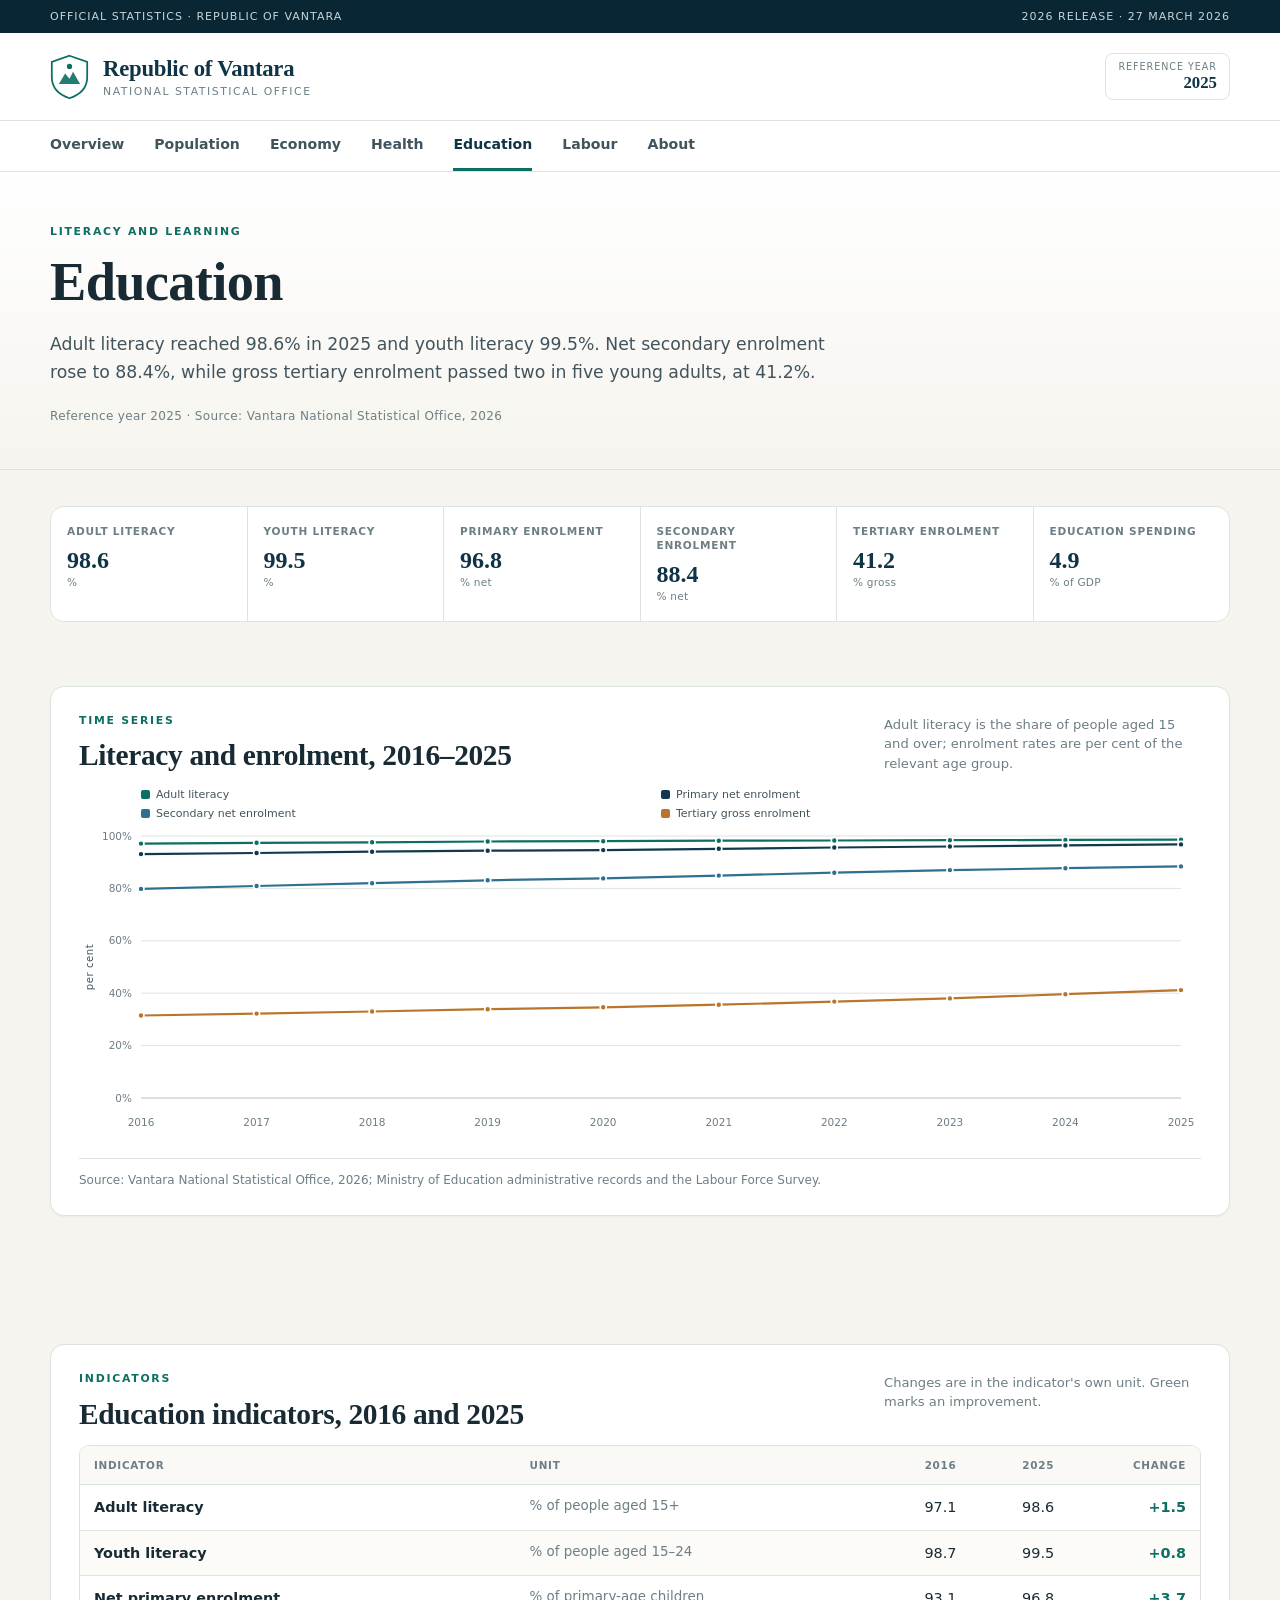
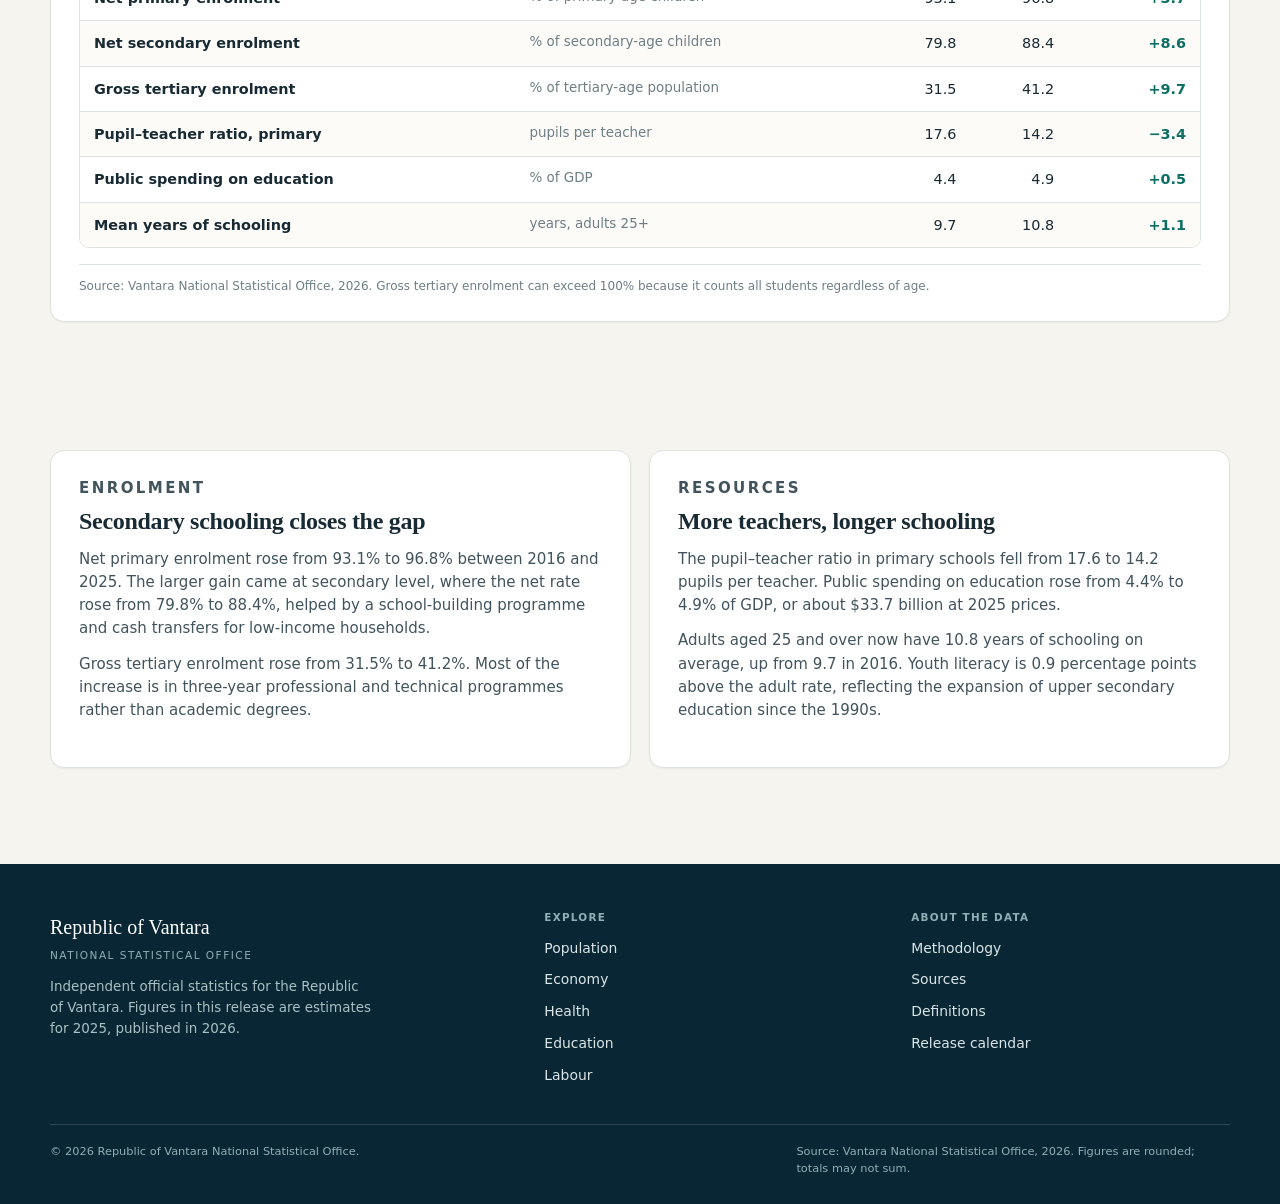
<file: app/education.html>
<!DOCTYPE html>
<html lang="en">
<head>
  <meta charset="utf-8">
  <meta name="viewport" content="width=device-width, initial-scale=1">
  <title>Education — Republic of Vantara | National Statistical Office</title>
  <meta name="description" content="Literacy, school enrolment and education spending in the Republic of Vantara, 2016 to 2025.">
  <link rel="stylesheet" href="css/style.css">
  <script type="module" src="js/main.js"></script>
</head>
<body data-page="education">
  <a class="skip-link" href="#main">Skip to main content</a>

  <header class="site-header">
    <div class="utility">
      <div class="wrap utility-inner">
        <p>Official statistics · Republic of Vantara</p>
        <p>2026 release · <time datetime="2026-03-27">27 March 2026</time></p>
      </div>
    </div>
    <div class="masthead wrap">
      <a class="brand" href="index.html" aria-label="Republic of Vantara National Statistical Office — home">
        <svg class="crest" viewBox="0 0 44 52" aria-hidden="true" focusable="false">
          <path d="M22 2 42 9v17c0 12-8 20-20 24C10 46 2 38 2 26V9z" fill="none" stroke="currentColor" stroke-width="2"/>
          <path d="M10 34l7-12 5 6 4-8 8 14z" fill="currentColor" opacity=".9"/>
          <circle cx="22" cy="14" r="3" fill="currentColor"/>
        </svg>
        <span class="brand-text">
          <span class="brand-country">Republic of Vantara</span>
          <span class="brand-office">National Statistical Office</span>
        </span>
      </a>
      <div class="masthead-side">
        <p class="release-badge"><span>Reference year</span><strong>2025</strong></p>
        <button class="nav-toggle" type="button" aria-controls="site-nav" aria-expanded="false">
          <span class="nav-toggle-icon" aria-hidden="true"></span>
          <span>Menu</span>
        </button>
      </div>
    </div>
    <nav class="site-nav" id="site-nav" aria-label="Primary">
      <ul class="wrap">
        <li><a href="index.html">Overview</a></li>
        <li><a href="population.html">Population</a></li>
        <li><a href="economy.html">Economy</a></li>
        <li><a href="health.html">Health</a></li>
        <li><a href="education.html" aria-current="page">Education</a></li>
        <li><a href="labor.html">Labour</a></li>
        <li><a href="about.html">About</a></li>
      </ul>
    </nav>
  </header>

  <main id="main">
    <section class="page-hero">
      <div class="wrap">
        <p class="eyebrow">Literacy and learning</p>
        <h1>Education</h1>
        <p class="lede">Adult literacy reached 98.6% in 2025 and youth literacy 99.5%. Net secondary enrolment rose to 88.4%, while gross tertiary enrolment passed two in five young adults, at 41.2%.</p>
        <p class="page-meta">Reference year 2025 · Source: Vantara National Statistical Office, 2026</p>
      </div>
    </section>

    <section class="section section-tight">
      <div class="wrap">
        <dl class="key-stats">
          <div><dt>Adult literacy</dt><dd>98.6 <span>%</span></dd></div>
          <div><dt>Youth literacy</dt><dd>99.5 <span>%</span></dd></div>
          <div><dt>Primary enrolment</dt><dd>96.8 <span>% net</span></dd></div>
          <div><dt>Secondary enrolment</dt><dd>88.4 <span>% net</span></dd></div>
          <div><dt>Tertiary enrolment</dt><dd>41.2 <span>% gross</span></dd></div>
          <div><dt>Education spending</dt><dd>4.9 <span>% of GDP</span></dd></div>
        </dl>
      </div>
    </section>

    <section class="section">
      <div class="wrap">
        <div class="panel">
          <div class="panel-head">
            <div>
              <p class="eyebrow">Time series</p>
              <h2>Literacy and enrolment, 2016–2025</h2>
            </div>
            <p class="panel-note">Adult literacy is the share of people aged 15 and over; enrolment rates are per cent of the relevant age group.</p>
          </div>
          <div class="chart" id="education-trend"></div>
          <p class="source-note">Source: Vantara National Statistical Office, 2026; Ministry of Education administrative records and the Labour Force Survey.</p>
        </div>
      </div>
    </section>

    <section class="section">
      <div class="wrap">
        <div class="panel">
          <div class="panel-head">
            <div>
              <p class="eyebrow">Indicators</p>
              <h2>Education indicators, 2016 and 2025</h2>
            </div>
            <p class="panel-note">Changes are in the indicator's own unit. Green marks an improvement.</p>
          </div>
          <div class="table-scroll">
            <table class="data-table">
              <caption class="sr-only">Education indicators for the Republic of Vantara in 2016 and 2025, with change</caption>
              <thead>
                <tr>
                  <th scope="col">Indicator</th>
                  <th scope="col">Unit</th>
                  <th scope="col" class="num">2016</th>
                  <th scope="col" class="num">2025</th>
                  <th scope="col" class="num">Change</th>
                </tr>
              </thead>
              <tbody id="education-rows"></tbody>
            </table>
          </div>
          <p class="source-note">Source: Vantara National Statistical Office, 2026. Gross tertiary enrolment can exceed 100% because it counts all students regardless of age.</p>
        </div>
      </div>
    </section>

    <section class="section">
      <div class="wrap split-grid">
        <article class="panel prose-panel">
          <p class="eyebrow">Enrolment</p>
          <h2>Secondary schooling closes the gap</h2>
          <p>Net primary enrolment rose from 93.1% to 96.8% between 2016 and 2025. The larger gain came at secondary level, where the net rate rose from 79.8% to 88.4%, helped by a school-building programme and cash transfers for low-income households.</p>
          <p>Gross tertiary enrolment rose from 31.5% to 41.2%. Most of the increase is in three-year professional and technical programmes rather than academic degrees.</p>
        </article>
        <article class="panel prose-panel">
          <p class="eyebrow">Resources</p>
          <h2>More teachers, longer schooling</h2>
          <p>The pupil–teacher ratio in primary schools fell from 17.6 to 14.2 pupils per teacher. Public spending on education rose from 4.4% to 4.9% of GDP, or about $33.7 billion at 2025 prices.</p>
          <p>Adults aged 25 and over now have 10.8 years of schooling on average, up from 9.7 in 2016. Youth literacy is 0.9 percentage points above the adult rate, reflecting the expansion of upper secondary education since the 1990s.</p>
        </article>
      </div>
    </section>
  </main>

  <footer class="site-footer">
    <div class="wrap footer-grid">
      <div class="footer-brand">
        <p class="footer-title">Republic of Vantara</p>
        <p class="footer-sub">National Statistical Office</p>
        <p class="footer-note">Independent official statistics for the Republic of Vantara. Figures in this release are estimates for 2025, published in 2026.</p>
      </div>
      <nav class="footer-col" aria-label="Footer navigation">
        <h2>Explore</h2>
        <ul>
          <li><a href="population.html">Population</a></li>
          <li><a href="economy.html">Economy</a></li>
          <li><a href="health.html">Health</a></li>
          <li><a href="education.html">Education</a></li>
          <li><a href="labor.html">Labour</a></li>
        </ul>
      </nav>
      <div class="footer-col">
        <h2>About the data</h2>
        <ul>
          <li><a href="about.html#methodology">Methodology</a></li>
          <li><a href="about.html#sources">Sources</a></li>
          <li><a href="about.html#definitions">Definitions</a></li>
          <li><a href="about.html#releases">Release calendar</a></li>
        </ul>
      </div>
    </div>
    <div class="wrap footer-base">
      <p>© <span id="footer-year">2026</span> Republic of Vantara National Statistical Office.</p>
      <p>Source: Vantara National Statistical Office, 2026. Figures are rounded; totals may not sum.</p>
    </div>
  </footer>
</body>
</html>
</file>
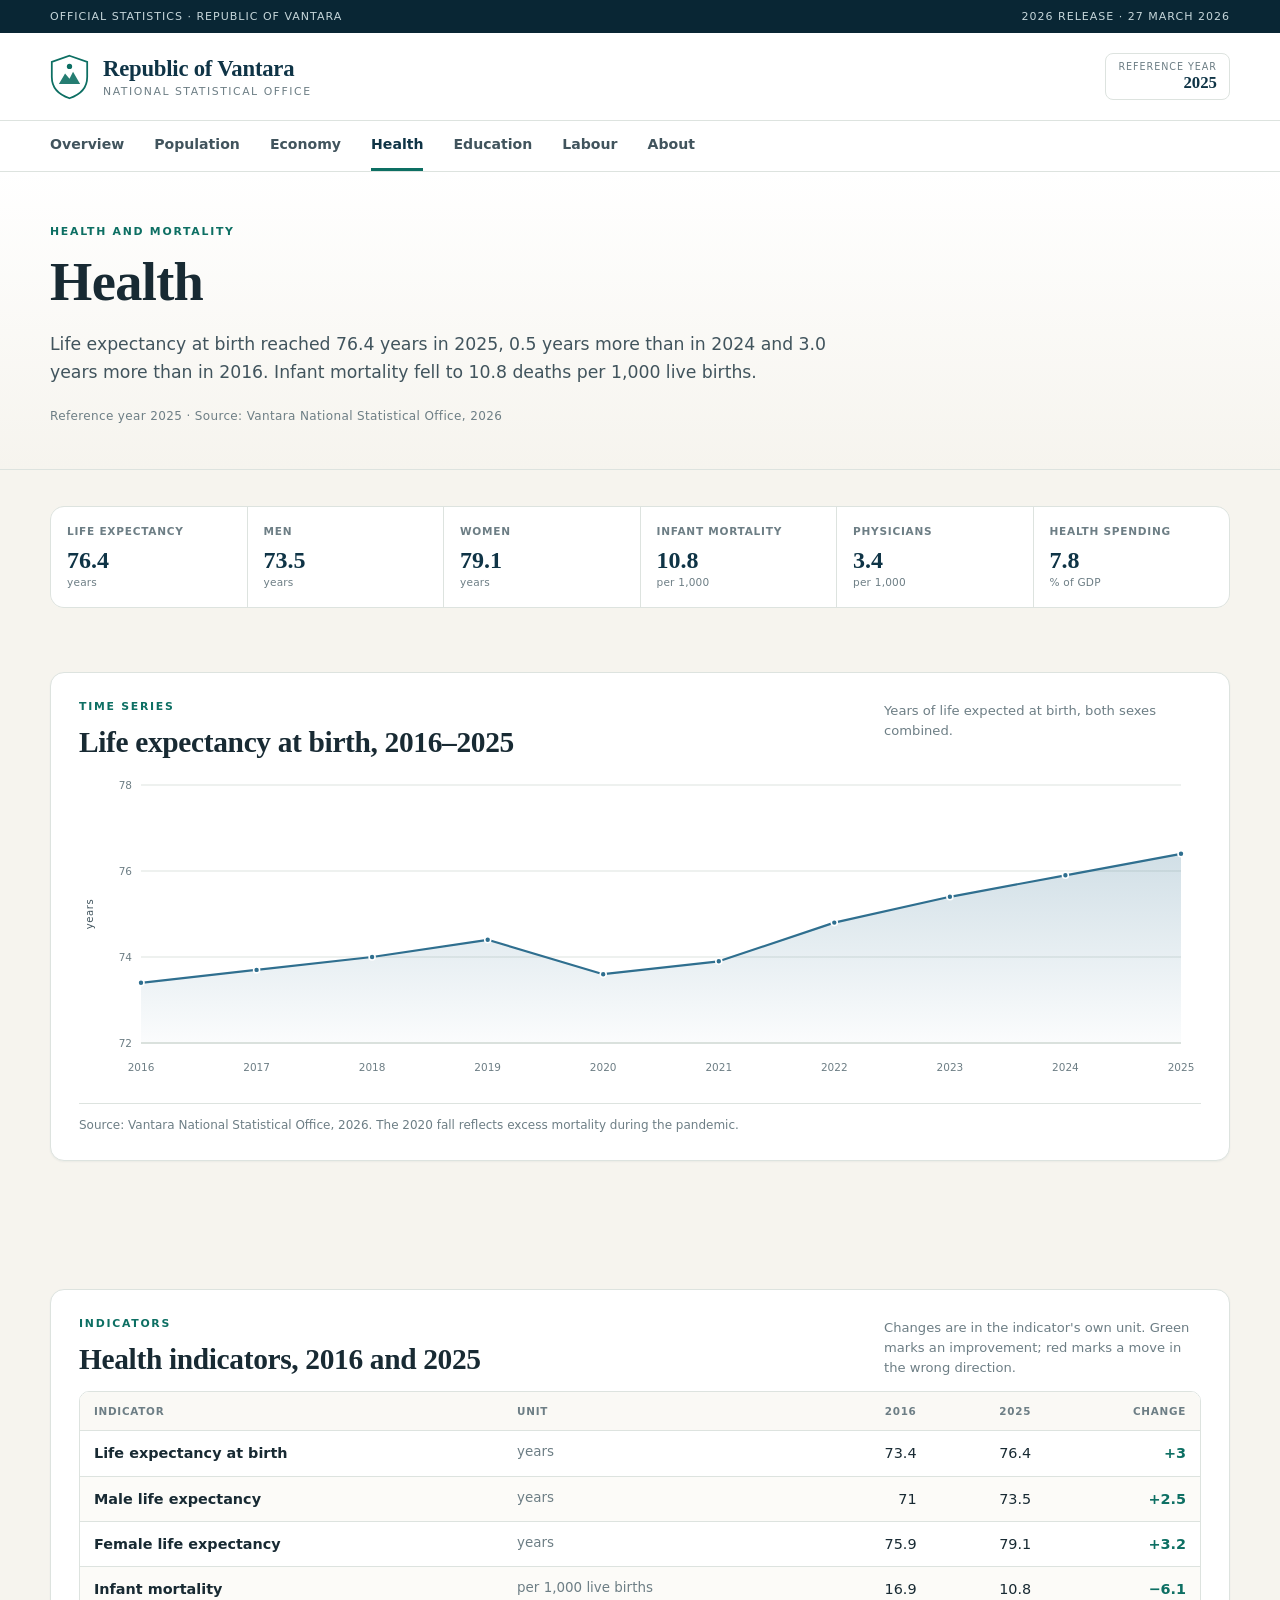
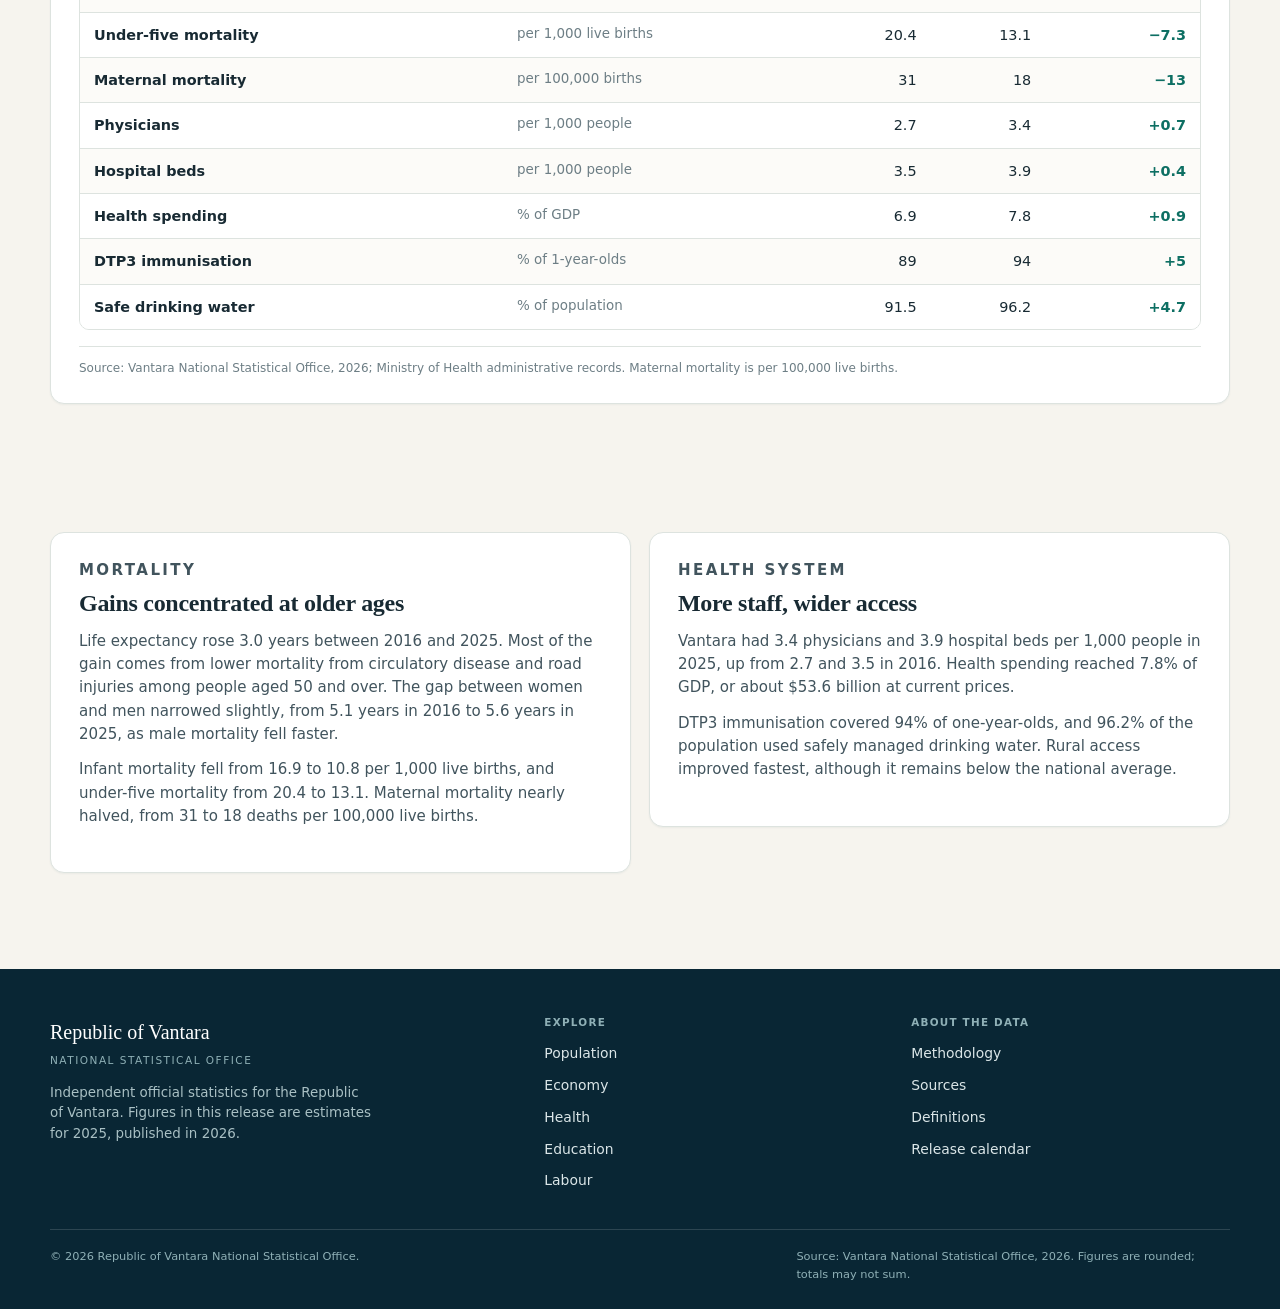
<file: app/health.html>
<!DOCTYPE html>
<html lang="en">
<head>
  <meta charset="utf-8">
  <meta name="viewport" content="width=device-width, initial-scale=1">
  <title>Health — Republic of Vantara | National Statistical Office</title>
  <meta name="description" content="Life expectancy, mortality, health spending and health-system indicators for the Republic of Vantara, 2016 to 2025.">
  <link rel="stylesheet" href="css/style.css">
  <script type="module" src="js/main.js"></script>
</head>
<body data-page="health">
  <a class="skip-link" href="#main">Skip to main content</a>

  <header class="site-header">
    <div class="utility">
      <div class="wrap utility-inner">
        <p>Official statistics · Republic of Vantara</p>
        <p>2026 release · <time datetime="2026-03-27">27 March 2026</time></p>
      </div>
    </div>
    <div class="masthead wrap">
      <a class="brand" href="index.html" aria-label="Republic of Vantara National Statistical Office — home">
        <svg class="crest" viewBox="0 0 44 52" aria-hidden="true" focusable="false">
          <path d="M22 2 42 9v17c0 12-8 20-20 24C10 46 2 38 2 26V9z" fill="none" stroke="currentColor" stroke-width="2"/>
          <path d="M10 34l7-12 5 6 4-8 8 14z" fill="currentColor" opacity=".9"/>
          <circle cx="22" cy="14" r="3" fill="currentColor"/>
        </svg>
        <span class="brand-text">
          <span class="brand-country">Republic of Vantara</span>
          <span class="brand-office">National Statistical Office</span>
        </span>
      </a>
      <div class="masthead-side">
        <p class="release-badge"><span>Reference year</span><strong>2025</strong></p>
        <button class="nav-toggle" type="button" aria-controls="site-nav" aria-expanded="false">
          <span class="nav-toggle-icon" aria-hidden="true"></span>
          <span>Menu</span>
        </button>
      </div>
    </div>
    <nav class="site-nav" id="site-nav" aria-label="Primary">
      <ul class="wrap">
        <li><a href="index.html">Overview</a></li>
        <li><a href="population.html">Population</a></li>
        <li><a href="economy.html">Economy</a></li>
        <li><a href="health.html" aria-current="page">Health</a></li>
        <li><a href="education.html">Education</a></li>
        <li><a href="labor.html">Labour</a></li>
        <li><a href="about.html">About</a></li>
      </ul>
    </nav>
  </header>

  <main id="main">
    <section class="page-hero">
      <div class="wrap">
        <p class="eyebrow">Health and mortality</p>
        <h1>Health</h1>
        <p class="lede">Life expectancy at birth reached 76.4 years in 2025, 0.5 years more than in 2024 and 3.0 years more than in 2016. Infant mortality fell to 10.8 deaths per 1,000 live births.</p>
        <p class="page-meta">Reference year 2025 · Source: Vantara National Statistical Office, 2026</p>
      </div>
    </section>

    <section class="section section-tight">
      <div class="wrap">
        <dl class="key-stats">
          <div><dt>Life expectancy</dt><dd>76.4 <span>years</span></dd></div>
          <div><dt>Men</dt><dd>73.5 <span>years</span></dd></div>
          <div><dt>Women</dt><dd>79.1 <span>years</span></dd></div>
          <div><dt>Infant mortality</dt><dd>10.8 <span>per 1,000</span></dd></div>
          <div><dt>Physicians</dt><dd>3.4 <span>per 1,000</span></dd></div>
          <div><dt>Health spending</dt><dd>7.8 <span>% of GDP</span></dd></div>
        </dl>
      </div>
    </section>

    <section class="section">
      <div class="wrap">
        <div class="panel">
          <div class="panel-head">
            <div>
              <p class="eyebrow">Time series</p>
              <h2>Life expectancy at birth, 2016–2025</h2>
            </div>
            <p class="panel-note">Years of life expected at birth, both sexes combined.</p>
          </div>
          <div class="chart" id="life-expectancy-trend"></div>
          <p class="source-note">Source: Vantara National Statistical Office, 2026. The 2020 fall reflects excess mortality during the pandemic.</p>
        </div>
      </div>
    </section>

    <section class="section">
      <div class="wrap">
        <div class="panel">
          <div class="panel-head">
            <div>
              <p class="eyebrow">Indicators</p>
              <h2>Health indicators, 2016 and 2025</h2>
            </div>
            <p class="panel-note">Changes are in the indicator's own unit. Green marks an improvement; red marks a move in the wrong direction.</p>
          </div>
          <div class="table-scroll">
            <table class="data-table">
              <caption class="sr-only">Health indicators for the Republic of Vantara in 2016 and 2025, with change</caption>
              <thead>
                <tr>
                  <th scope="col">Indicator</th>
                  <th scope="col">Unit</th>
                  <th scope="col" class="num">2016</th>
                  <th scope="col" class="num">2025</th>
                  <th scope="col" class="num">Change</th>
                </tr>
              </thead>
              <tbody id="health-rows"></tbody>
            </table>
          </div>
          <p class="source-note">Source: Vantara National Statistical Office, 2026; Ministry of Health administrative records. Maternal mortality is per 100,000 live births.</p>
        </div>
      </div>
    </section>

    <section class="section">
      <div class="wrap split-grid">
        <article class="panel prose-panel">
          <p class="eyebrow">Mortality</p>
          <h2>Gains concentrated at older ages</h2>
          <p>Life expectancy rose 3.0 years between 2016 and 2025. Most of the gain comes from lower mortality from circulatory disease and road injuries among people aged 50 and over. The gap between women and men narrowed slightly, from 5.1 years in 2016 to 5.6 years in 2025, as male mortality fell faster.</p>
          <p>Infant mortality fell from 16.9 to 10.8 per 1,000 live births, and under-five mortality from 20.4 to 13.1. Maternal mortality nearly halved, from 31 to 18 deaths per 100,000 live births.</p>
        </article>
        <article class="panel prose-panel">
          <p class="eyebrow">Health system</p>
          <h2>More staff, wider access</h2>
          <p>Vantara had 3.4 physicians and 3.9 hospital beds per 1,000 people in 2025, up from 2.7 and 3.5 in 2016. Health spending reached 7.8% of GDP, or about $53.6 billion at current prices.</p>
          <p>DTP3 immunisation covered 94% of one-year-olds, and 96.2% of the population used safely managed drinking water. Rural access improved fastest, although it remains below the national average.</p>
        </article>
      </div>
    </section>
  </main>

  <footer class="site-footer">
    <div class="wrap footer-grid">
      <div class="footer-brand">
        <p class="footer-title">Republic of Vantara</p>
        <p class="footer-sub">National Statistical Office</p>
        <p class="footer-note">Independent official statistics for the Republic of Vantara. Figures in this release are estimates for 2025, published in 2026.</p>
      </div>
      <nav class="footer-col" aria-label="Footer navigation">
        <h2>Explore</h2>
        <ul>
          <li><a href="population.html">Population</a></li>
          <li><a href="economy.html">Economy</a></li>
          <li><a href="health.html">Health</a></li>
          <li><a href="education.html">Education</a></li>
          <li><a href="labor.html">Labour</a></li>
        </ul>
      </nav>
      <div class="footer-col">
        <h2>About the data</h2>
        <ul>
          <li><a href="about.html#methodology">Methodology</a></li>
          <li><a href="about.html#sources">Sources</a></li>
          <li><a href="about.html#definitions">Definitions</a></li>
          <li><a href="about.html#releases">Release calendar</a></li>
        </ul>
      </div>
    </div>
    <div class="wrap footer-base">
      <p>© <span id="footer-year">2026</span> Republic of Vantara National Statistical Office.</p>
      <p>Source: Vantara National Statistical Office, 2026. Figures are rounded; totals may not sum.</p>
    </div>
  </footer>
</body>
</html>
</file>
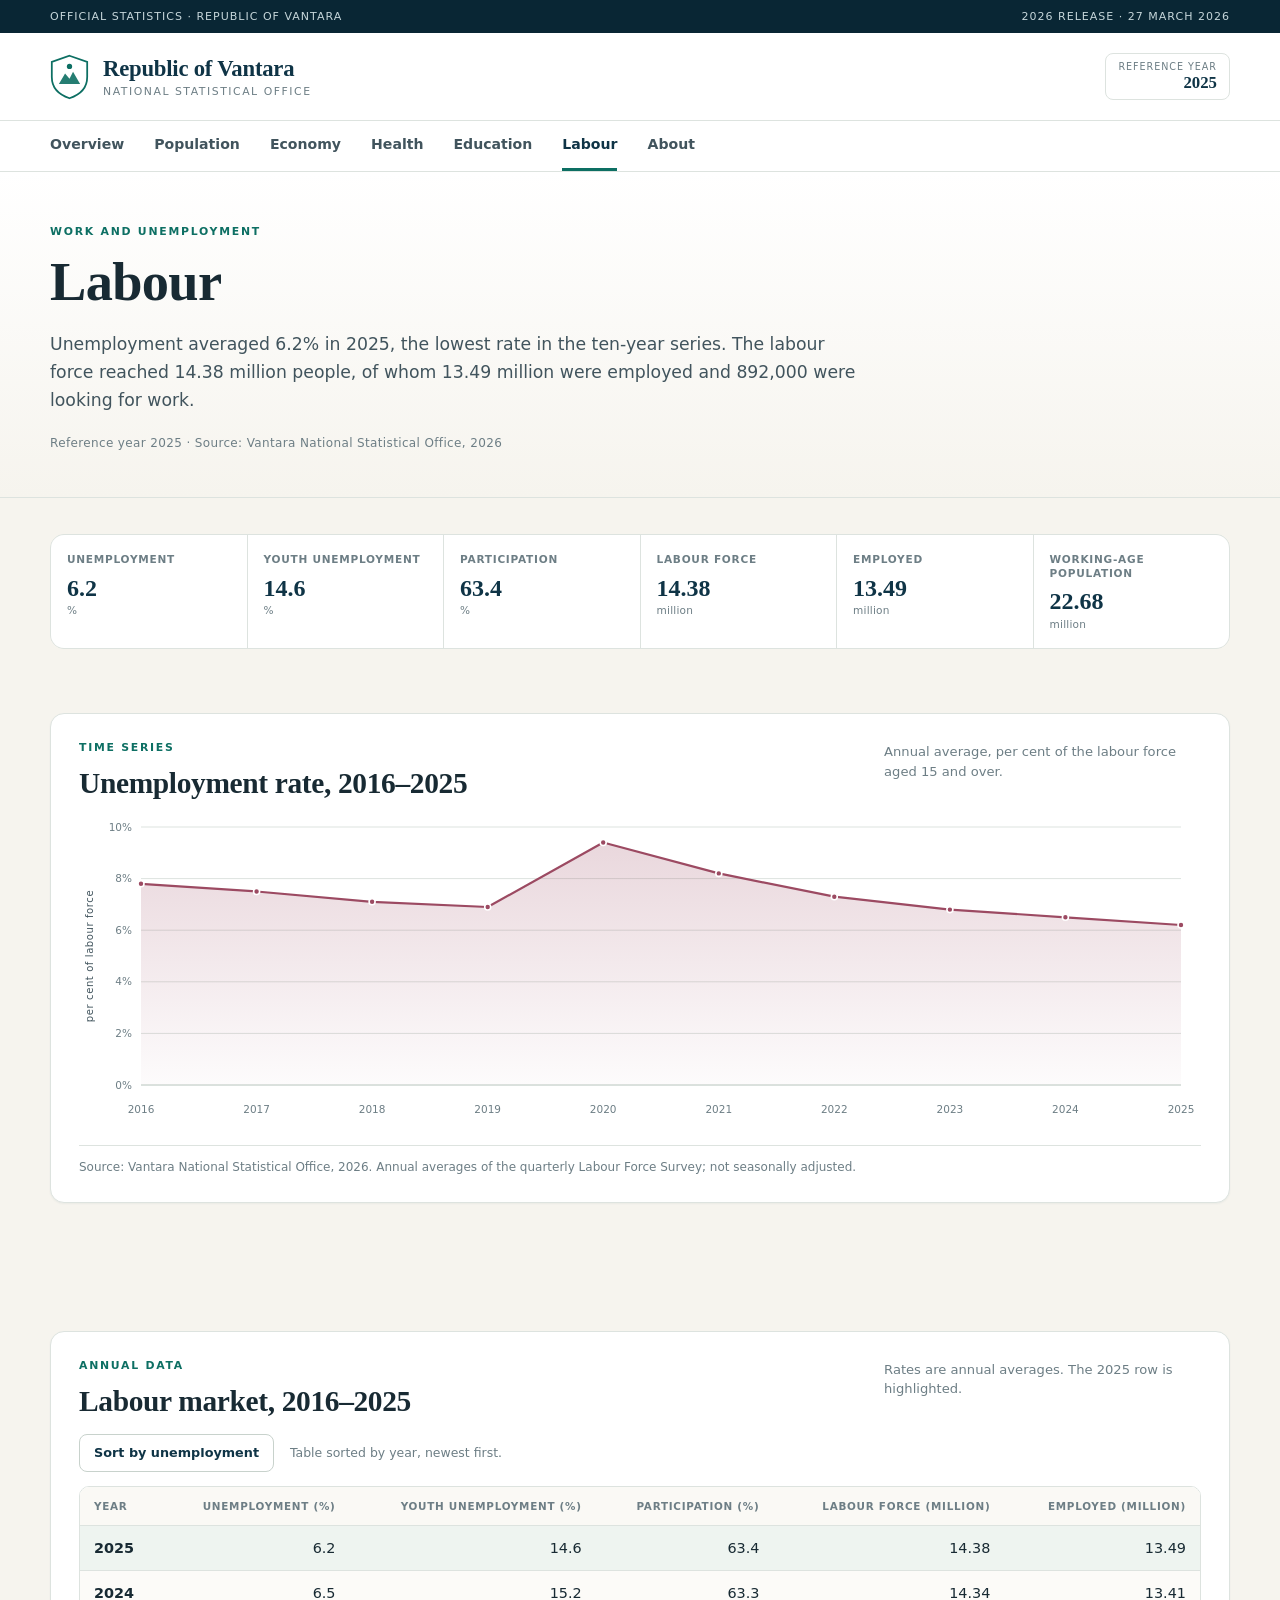
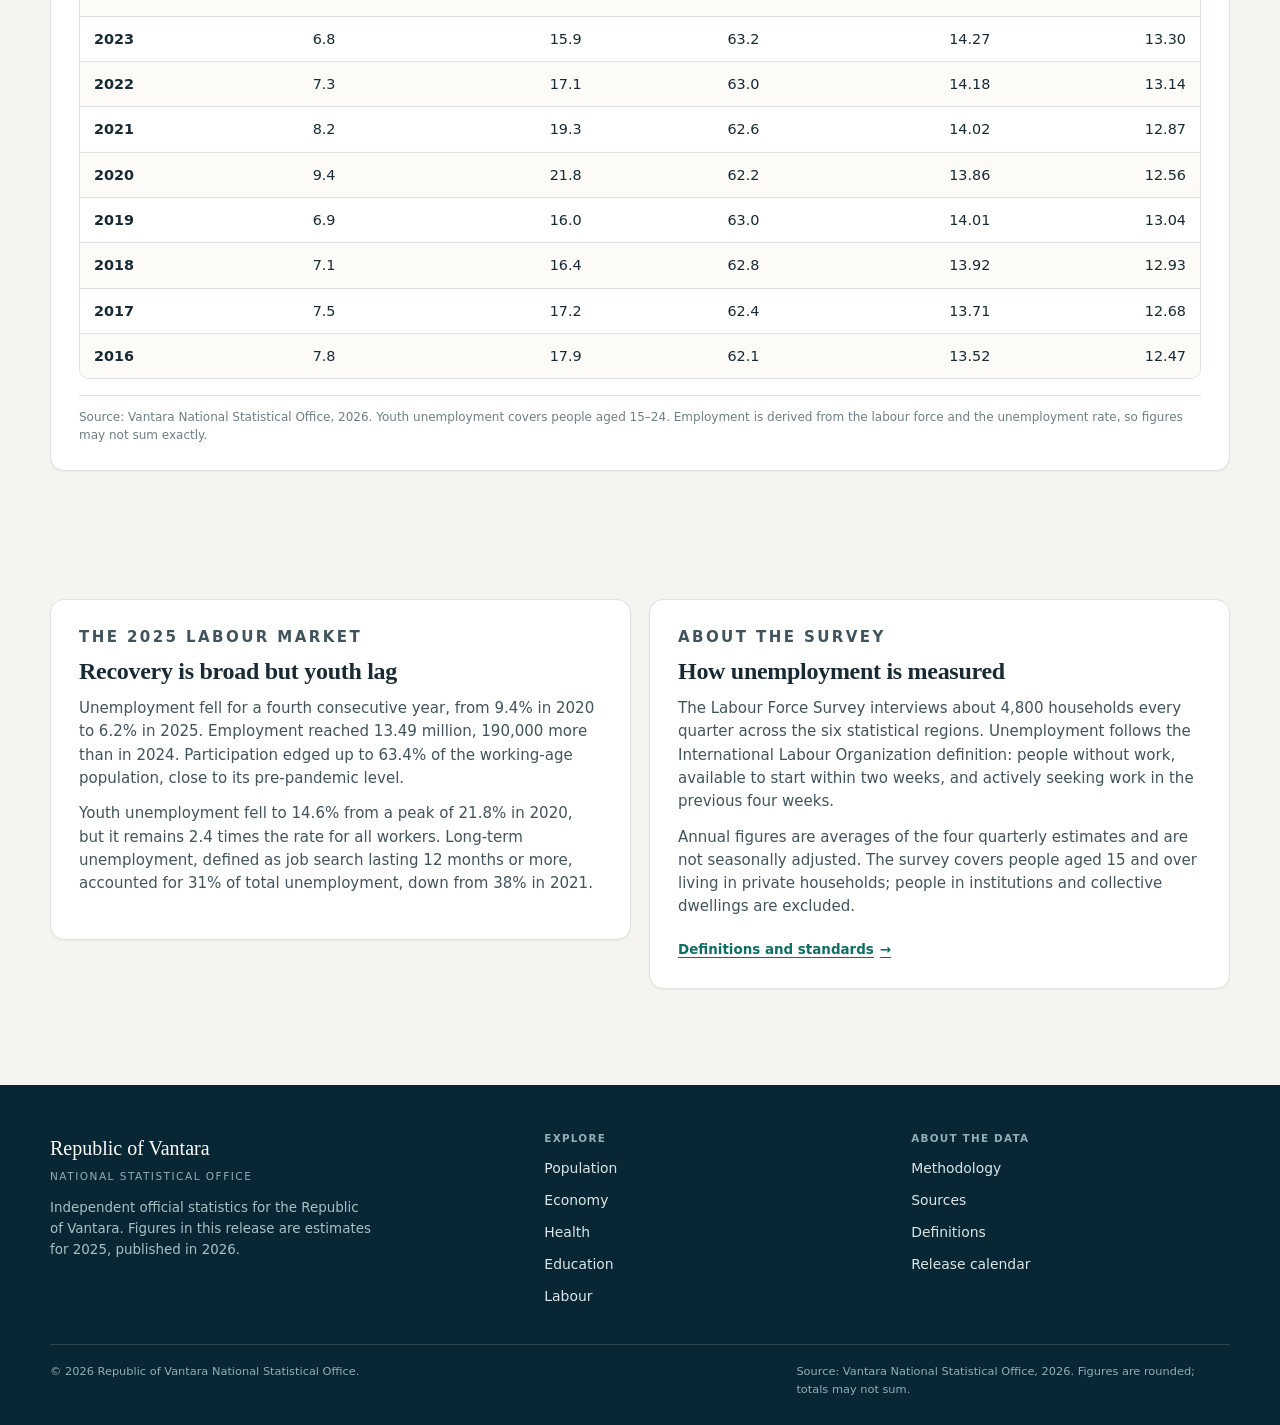
<file: app/labor.html>
<!DOCTYPE html>
<html lang="en">
<head>
  <meta charset="utf-8">
  <meta name="viewport" content="width=device-width, initial-scale=1">
  <title>Labour — Republic of Vantara | National Statistical Office</title>
  <meta name="description" content="Unemployment, youth unemployment, participation and employment in the Republic of Vantara, 2016 to 2025, with a sortable table.">
  <link rel="stylesheet" href="css/style.css">
  <script type="module" src="js/main.js"></script>
</head>
<body data-page="labor">
  <a class="skip-link" href="#main">Skip to main content</a>

  <header class="site-header">
    <div class="utility">
      <div class="wrap utility-inner">
        <p>Official statistics · Republic of Vantara</p>
        <p>2026 release · <time datetime="2026-03-27">27 March 2026</time></p>
      </div>
    </div>
    <div class="masthead wrap">
      <a class="brand" href="index.html" aria-label="Republic of Vantara National Statistical Office — home">
        <svg class="crest" viewBox="0 0 44 52" aria-hidden="true" focusable="false">
          <path d="M22 2 42 9v17c0 12-8 20-20 24C10 46 2 38 2 26V9z" fill="none" stroke="currentColor" stroke-width="2"/>
          <path d="M10 34l7-12 5 6 4-8 8 14z" fill="currentColor" opacity=".9"/>
          <circle cx="22" cy="14" r="3" fill="currentColor"/>
        </svg>
        <span class="brand-text">
          <span class="brand-country">Republic of Vantara</span>
          <span class="brand-office">National Statistical Office</span>
        </span>
      </a>
      <div class="masthead-side">
        <p class="release-badge"><span>Reference year</span><strong>2025</strong></p>
        <button class="nav-toggle" type="button" aria-controls="site-nav" aria-expanded="false">
          <span class="nav-toggle-icon" aria-hidden="true"></span>
          <span>Menu</span>
        </button>
      </div>
    </div>
    <nav class="site-nav" id="site-nav" aria-label="Primary">
      <ul class="wrap">
        <li><a href="index.html">Overview</a></li>
        <li><a href="population.html">Population</a></li>
        <li><a href="economy.html">Economy</a></li>
        <li><a href="health.html">Health</a></li>
        <li><a href="education.html">Education</a></li>
        <li><a href="labor.html" aria-current="page">Labour</a></li>
        <li><a href="about.html">About</a></li>
      </ul>
    </nav>
  </header>

  <main id="main">
    <section class="page-hero">
      <div class="wrap">
        <p class="eyebrow">Work and unemployment</p>
        <h1>Labour</h1>
        <p class="lede">Unemployment averaged 6.2% in 2025, the lowest rate in the ten-year series. The labour force reached 14.38 million people, of whom 13.49 million were employed and 892,000 were looking for work.</p>
        <p class="page-meta">Reference year 2025 · Source: Vantara National Statistical Office, 2026</p>
      </div>
    </section>

    <section class="section section-tight">
      <div class="wrap">
        <dl class="key-stats">
          <div><dt>Unemployment</dt><dd>6.2 <span>%</span></dd></div>
          <div><dt>Youth unemployment</dt><dd>14.6 <span>%</span></dd></div>
          <div><dt>Participation</dt><dd>63.4 <span>%</span></dd></div>
          <div><dt>Labour force</dt><dd>14.38 <span>million</span></dd></div>
          <div><dt>Employed</dt><dd>13.49 <span>million</span></dd></div>
          <div><dt>Working-age population</dt><dd>22.68 <span>million</span></dd></div>
        </dl>
      </div>
    </section>

    <section class="section">
      <div class="wrap">
        <div class="panel">
          <div class="panel-head">
            <div>
              <p class="eyebrow">Time series</p>
              <h2>Unemployment rate, 2016–2025</h2>
            </div>
            <p class="panel-note">Annual average, per cent of the labour force aged 15 and over.</p>
          </div>
          <div class="chart" id="unemployment-trend"></div>
          <p class="source-note">Source: Vantara National Statistical Office, 2026. Annual averages of the quarterly Labour Force Survey; not seasonally adjusted.</p>
        </div>
      </div>
    </section>

    <section class="section">
      <div class="wrap">
        <div class="panel">
          <div class="panel-head">
            <div>
              <p class="eyebrow">Annual data</p>
              <h2>Labour market, 2016–2025</h2>
            </div>
            <p class="panel-note">Rates are annual averages. The 2025 row is highlighted.</p>
          </div>

          <div class="table-toolbar">
            <button class="sort-button" id="labor-sort" type="button" aria-pressed="false">Sort by unemployment</button>
            <p class="sort-status" id="labor-sort-status" role="status" aria-live="polite">Table sorted by year, newest first.</p>
          </div>

          <div class="table-scroll">
            <table class="data-table">
              <caption class="sr-only">Unemployment, youth unemployment, participation, labour force and employment in the Republic of Vantara, 2016 to 2025</caption>
              <thead>
                <tr>
                  <th scope="col">Year</th>
                  <th scope="col" class="num">Unemployment (%)</th>
                  <th scope="col" class="num">Youth unemployment (%)</th>
                  <th scope="col" class="num">Participation (%)</th>
                  <th scope="col" class="num">Labour force (million)</th>
                  <th scope="col" class="num">Employed (million)</th>
                </tr>
              </thead>
              <tbody id="labor-rows"></tbody>
            </table>
          </div>
          <p class="source-note">Source: Vantara National Statistical Office, 2026. Youth unemployment covers people aged 15–24. Employment is derived from the labour force and the unemployment rate, so figures may not sum exactly.</p>
        </div>
      </div>
    </section>

    <section class="section">
      <div class="wrap split-grid">
        <article class="panel prose-panel">
          <p class="eyebrow">The 2025 labour market</p>
          <h2>Recovery is broad but youth lag</h2>
          <p>Unemployment fell for a fourth consecutive year, from 9.4% in 2020 to 6.2% in 2025. Employment reached 13.49 million, 190,000 more than in 2024. Participation edged up to 63.4% of the working-age population, close to its pre-pandemic level.</p>
          <p>Youth unemployment fell to 14.6% from a peak of 21.8% in 2020, but it remains 2.4 times the rate for all workers. Long-term unemployment, defined as job search lasting 12 months or more, accounted for 31% of total unemployment, down from 38% in 2021.</p>
        </article>
        <article class="panel prose-panel">
          <p class="eyebrow">About the survey</p>
          <h2>How unemployment is measured</h2>
          <p>The Labour Force Survey interviews about 4,800 households every quarter across the six statistical regions. Unemployment follows the International Labour Organization definition: people without work, available to start within two weeks, and actively seeking work in the previous four weeks.</p>
          <p>Annual figures are averages of the four quarterly estimates and are not seasonally adjusted. The survey covers people aged 15 and over living in private households; people in institutions and collective dwellings are excluded.</p>
          <a class="text-link" href="about.html#definitions">Definitions and standards <span aria-hidden="true">→</span></a>
        </article>
      </div>
    </section>
  </main>

  <footer class="site-footer">
    <div class="wrap footer-grid">
      <div class="footer-brand">
        <p class="footer-title">Republic of Vantara</p>
        <p class="footer-sub">National Statistical Office</p>
        <p class="footer-note">Independent official statistics for the Republic of Vantara. Figures in this release are estimates for 2025, published in 2026.</p>
      </div>
      <nav class="footer-col" aria-label="Footer navigation">
        <h2>Explore</h2>
        <ul>
          <li><a href="population.html">Population</a></li>
          <li><a href="economy.html">Economy</a></li>
          <li><a href="health.html">Health</a></li>
          <li><a href="education.html">Education</a></li>
          <li><a href="labor.html">Labour</a></li>
        </ul>
      </nav>
      <div class="footer-col">
        <h2>About the data</h2>
        <ul>
          <li><a href="about.html#methodology">Methodology</a></li>
          <li><a href="about.html#sources">Sources</a></li>
          <li><a href="about.html#definitions">Definitions</a></li>
          <li><a href="about.html#releases">Release calendar</a></li>
        </ul>
      </div>
    </div>
    <div class="wrap footer-base">
      <p>© <span id="footer-year">2026</span> Republic of Vantara National Statistical Office.</p>
      <p>Source: Vantara National Statistical Office, 2026. Figures are rounded; totals may not sum.</p>
    </div>
  </footer>
</body>
</html>
</file>
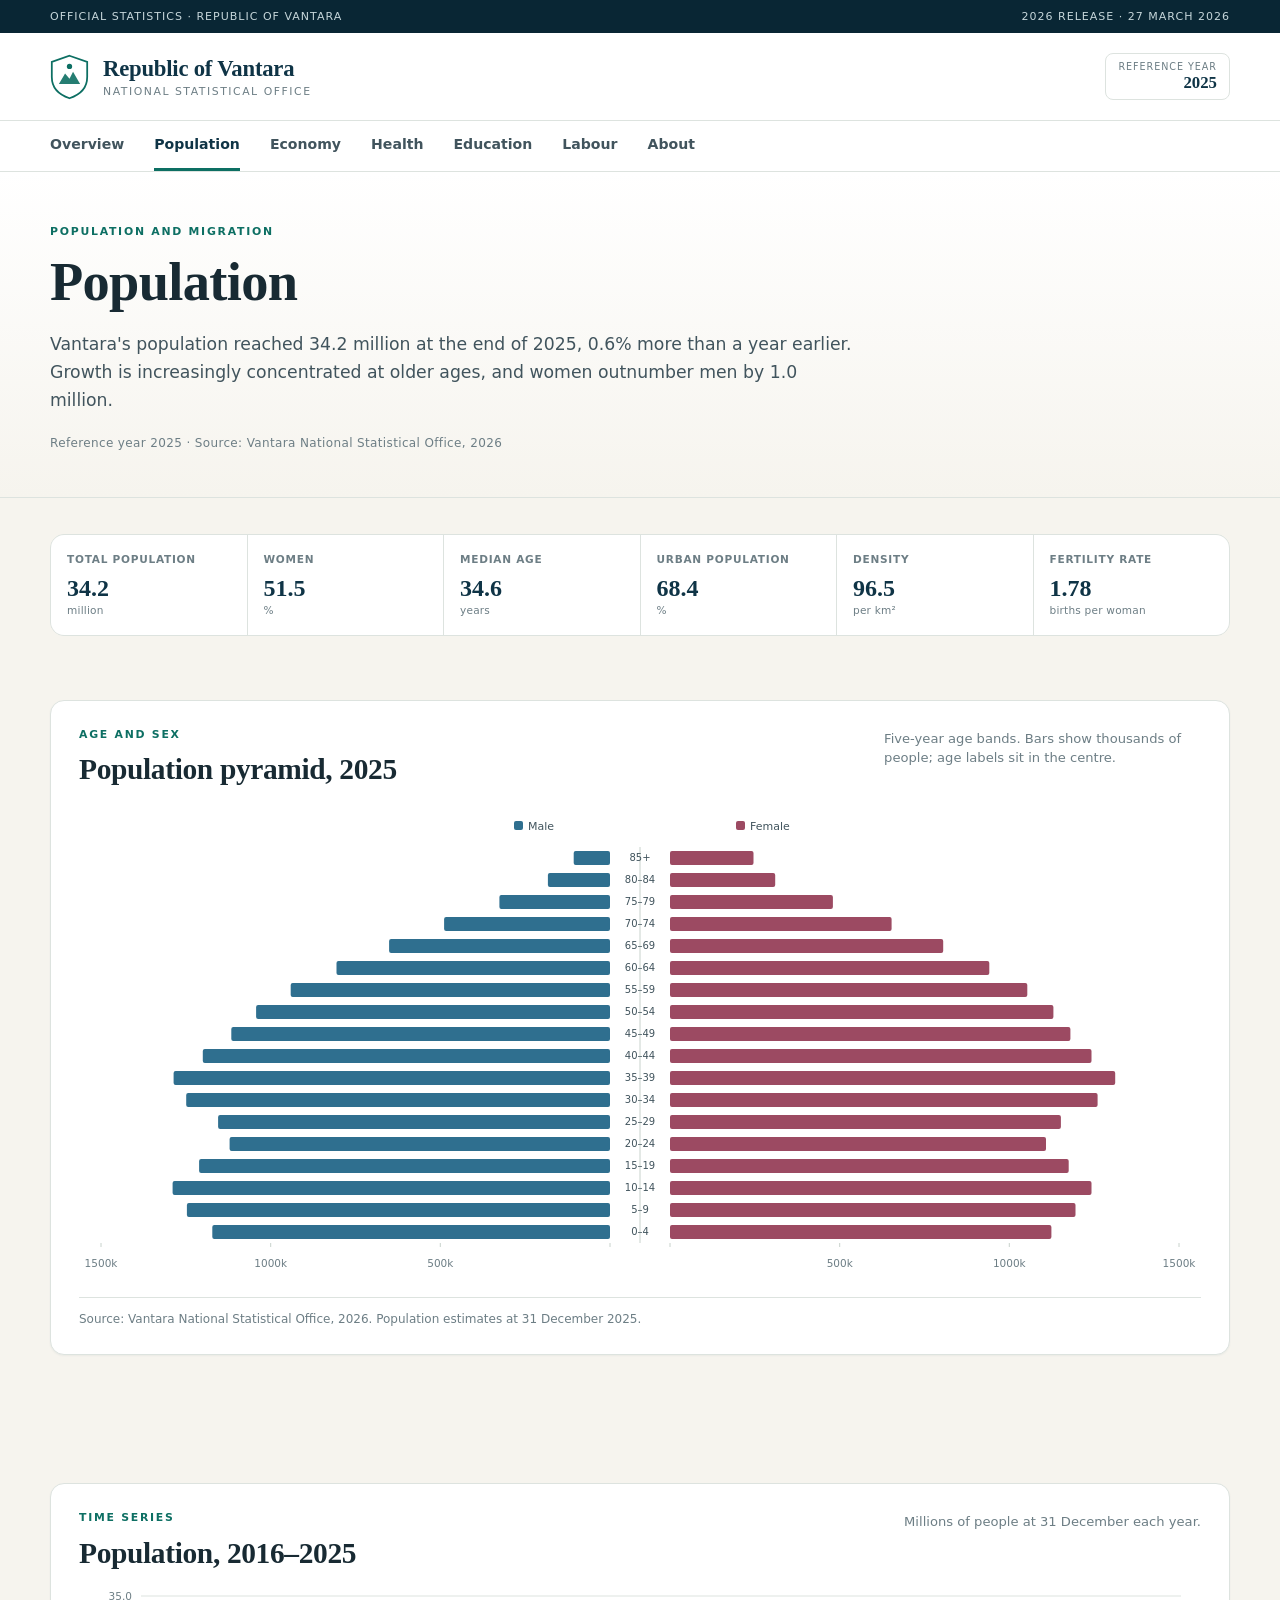
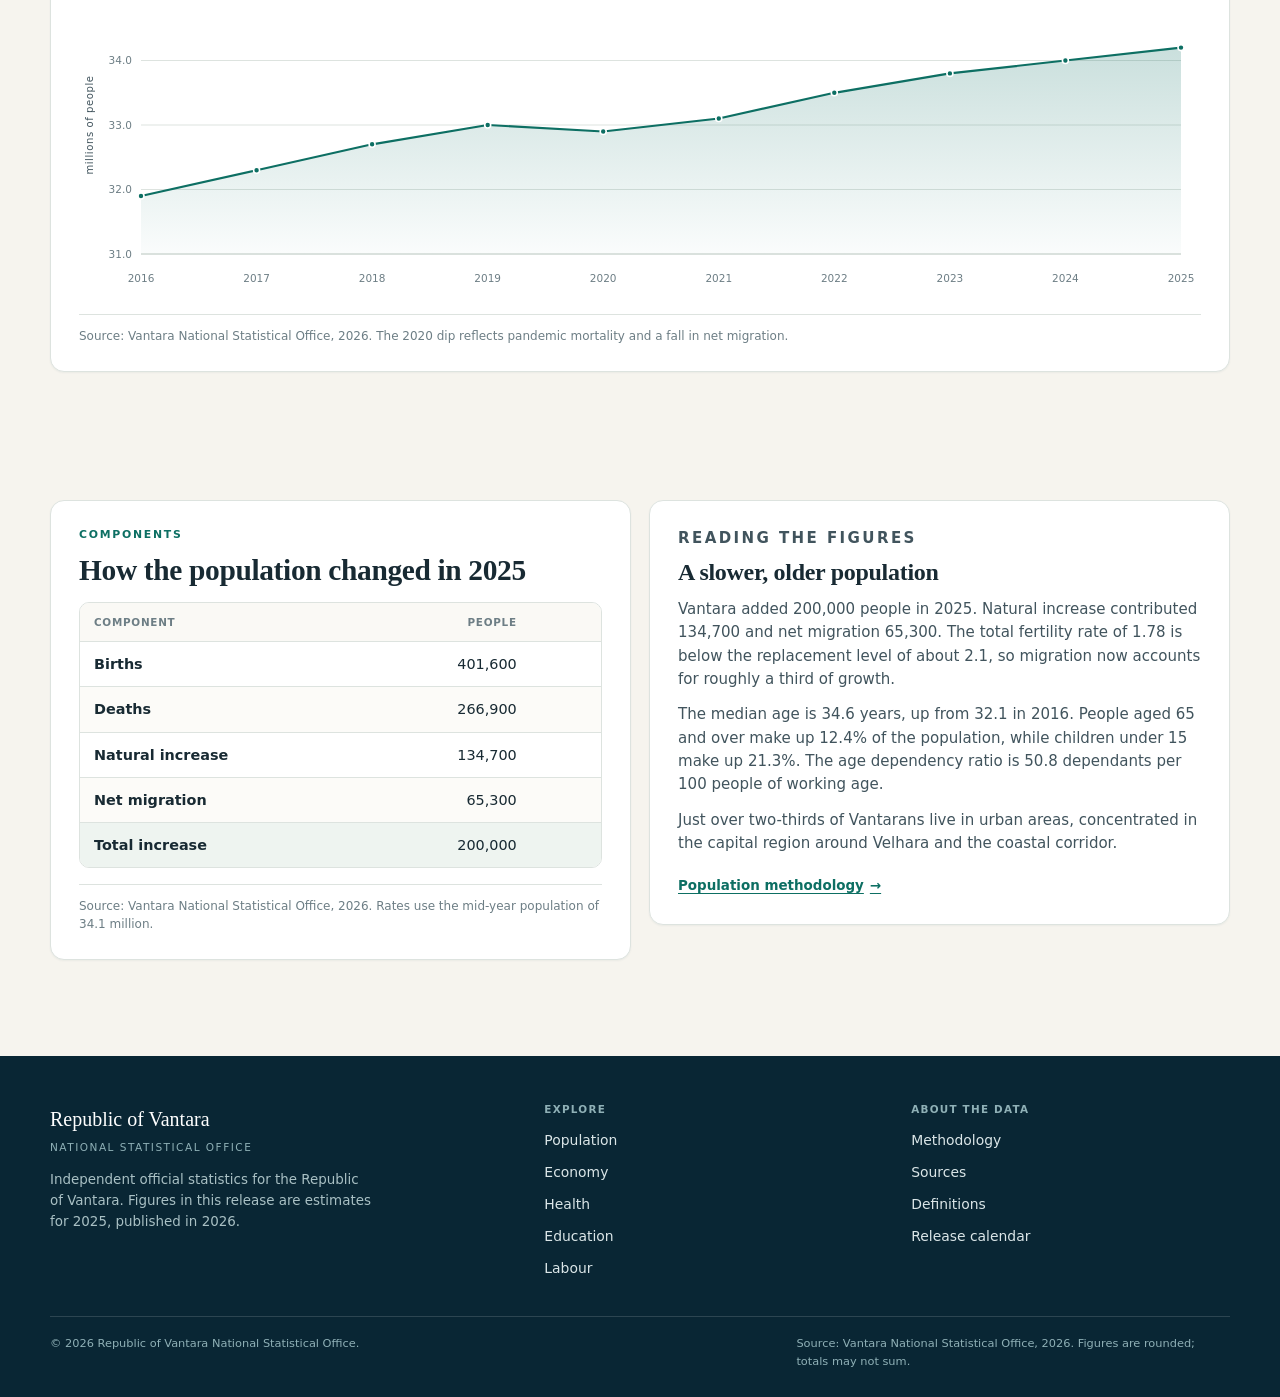
<file: app/population.html>
<!DOCTYPE html>
<html lang="en">
<head>
  <meta charset="utf-8">
  <meta name="viewport" content="width=device-width, initial-scale=1">
  <title>Population — Republic of Vantara | National Statistical Office</title>
  <meta name="description" content="Population of the Republic of Vantara in 2025: 34.2 million people, age and sex structure, growth and components of change.">
  <link rel="stylesheet" href="css/style.css">
  <script type="module" src="js/main.js"></script>
</head>
<body data-page="population">
  <a class="skip-link" href="#main">Skip to main content</a>

  <header class="site-header">
    <div class="utility">
      <div class="wrap utility-inner">
        <p>Official statistics · Republic of Vantara</p>
        <p>2026 release · <time datetime="2026-03-27">27 March 2026</time></p>
      </div>
    </div>
    <div class="masthead wrap">
      <a class="brand" href="index.html" aria-label="Republic of Vantara National Statistical Office — home">
        <svg class="crest" viewBox="0 0 44 52" aria-hidden="true" focusable="false">
          <path d="M22 2 42 9v17c0 12-8 20-20 24C10 46 2 38 2 26V9z" fill="none" stroke="currentColor" stroke-width="2"/>
          <path d="M10 34l7-12 5 6 4-8 8 14z" fill="currentColor" opacity=".9"/>
          <circle cx="22" cy="14" r="3" fill="currentColor"/>
        </svg>
        <span class="brand-text">
          <span class="brand-country">Republic of Vantara</span>
          <span class="brand-office">National Statistical Office</span>
        </span>
      </a>
      <div class="masthead-side">
        <p class="release-badge"><span>Reference year</span><strong>2025</strong></p>
        <button class="nav-toggle" type="button" aria-controls="site-nav" aria-expanded="false">
          <span class="nav-toggle-icon" aria-hidden="true"></span>
          <span>Menu</span>
        </button>
      </div>
    </div>
    <nav class="site-nav" id="site-nav" aria-label="Primary">
      <ul class="wrap">
        <li><a href="index.html">Overview</a></li>
        <li><a href="population.html" aria-current="page">Population</a></li>
        <li><a href="economy.html">Economy</a></li>
        <li><a href="health.html">Health</a></li>
        <li><a href="education.html">Education</a></li>
        <li><a href="labor.html">Labour</a></li>
        <li><a href="about.html">About</a></li>
      </ul>
    </nav>
  </header>

  <main id="main">
    <section class="page-hero">
      <div class="wrap">
        <p class="eyebrow">Population and migration</p>
        <h1>Population</h1>
        <p class="lede">Vantara's population reached 34.2 million at the end of 2025, 0.6% more than a year earlier. Growth is increasingly concentrated at older ages, and women outnumber men by 1.0 million.</p>
        <p class="page-meta">Reference year 2025 · Source: Vantara National Statistical Office, 2026</p>
      </div>
    </section>

    <section class="section section-tight">
      <div class="wrap">
        <dl class="key-stats">
          <div><dt>Total population</dt><dd>34.2 <span>million</span></dd></div>
          <div><dt>Women</dt><dd>51.5 <span>%</span></dd></div>
          <div><dt>Median age</dt><dd>34.6 <span>years</span></dd></div>
          <div><dt>Urban population</dt><dd>68.4 <span>%</span></dd></div>
          <div><dt>Density</dt><dd>96.5 <span>per km²</span></dd></div>
          <div><dt>Fertility rate</dt><dd>1.78 <span>births per woman</span></dd></div>
        </dl>
      </div>
    </section>

    <section class="section">
      <div class="wrap">
        <div class="panel">
          <div class="panel-head">
            <div>
              <p class="eyebrow">Age and sex</p>
              <h2>Population pyramid, 2025</h2>
            </div>
            <p class="panel-note">Five-year age bands. Bars show thousands of people; age labels sit in the centre.</p>
          </div>
          <div class="chart" id="population-pyramid"></div>
          <p class="source-note">Source: Vantara National Statistical Office, 2026. Population estimates at 31 December 2025.</p>
        </div>
      </div>
    </section>

    <section class="section">
      <div class="wrap">
        <div class="panel">
          <div class="panel-head">
            <div>
              <p class="eyebrow">Time series</p>
              <h2>Population, 2016–2025</h2>
            </div>
            <p class="panel-note">Millions of people at 31 December each year.</p>
          </div>
          <div class="chart" id="population-trend"></div>
          <p class="source-note">Source: Vantara National Statistical Office, 2026. The 2020 dip reflects pandemic mortality and a fall in net migration.</p>
        </div>
      </div>
    </section>

    <section class="section">
      <div class="wrap split-grid">
        <div class="panel">
          <div class="panel-head">
            <div>
              <p class="eyebrow">Components</p>
              <h2>How the population changed in 2025</h2>
            </div>
          </div>
          <div class="table-scroll">
            <table class="data-table">
              <caption class="sr-only">Components of population change, 2025</caption>
              <thead>
                <tr>
                  <th scope="col">Component</th>
                  <th scope="col" class="num">People</th>
                  <th scope="col" class="num">Per 1,000</th>
                </tr>
              </thead>
              <tbody>
                <tr><th scope="row">Births</th><td class="num">401,600</td><td class="num">11.8</td></tr>
                <tr><th scope="row">Deaths</th><td class="num">266,900</td><td class="num">7.8</td></tr>
                <tr><th scope="row">Natural increase</th><td class="num">134,700</td><td class="num">3.9</td></tr>
                <tr><th scope="row">Net migration</th><td class="num">65,300</td><td class="num">1.9</td></tr>
                <tr class="is-current"><th scope="row">Total increase</th><td class="num">200,000</td><td class="num">5.9</td></tr>
              </tbody>
            </table>
          </div>
          <p class="source-note">Source: Vantara National Statistical Office, 2026. Rates use the mid-year population of 34.1 million.</p>
        </div>

        <aside class="panel prose-panel">
          <p class="eyebrow">Reading the figures</p>
          <h2>A slower, older population</h2>
          <p>Vantara added 200,000 people in 2025. Natural increase contributed 134,700 and net migration 65,300. The total fertility rate of 1.78 is below the replacement level of about 2.1, so migration now accounts for roughly a third of growth.</p>
          <p>The median age is 34.6 years, up from 32.1 in 2016. People aged 65 and over make up 12.4% of the population, while children under 15 make up 21.3%. The age dependency ratio is 50.8 dependants per 100 people of working age.</p>
          <p>Just over two-thirds of Vantarans live in urban areas, concentrated in the capital region around Velhara and the coastal corridor.</p>
          <a class="text-link" href="about.html#methodology">Population methodology <span aria-hidden="true">→</span></a>
        </aside>
      </div>
    </section>
  </main>

  <footer class="site-footer">
    <div class="wrap footer-grid">
      <div class="footer-brand">
        <p class="footer-title">Republic of Vantara</p>
        <p class="footer-sub">National Statistical Office</p>
        <p class="footer-note">Independent official statistics for the Republic of Vantara. Figures in this release are estimates for 2025, published in 2026.</p>
      </div>
      <nav class="footer-col" aria-label="Footer navigation">
        <h2>Explore</h2>
        <ul>
          <li><a href="population.html">Population</a></li>
          <li><a href="economy.html">Economy</a></li>
          <li><a href="health.html">Health</a></li>
          <li><a href="education.html">Education</a></li>
          <li><a href="labor.html">Labour</a></li>
        </ul>
      </nav>
      <div class="footer-col">
        <h2>About the data</h2>
        <ul>
          <li><a href="about.html#methodology">Methodology</a></li>
          <li><a href="about.html#sources">Sources</a></li>
          <li><a href="about.html#definitions">Definitions</a></li>
          <li><a href="about.html#releases">Release calendar</a></li>
        </ul>
      </div>
    </div>
    <div class="wrap footer-base">
      <p>© <span id="footer-year">2026</span> Republic of Vantara National Statistical Office.</p>
      <p>Source: Vantara National Statistical Office, 2026. Figures are rounded; totals may not sum.</p>
    </div>
  </footer>
</body>
</html>
</file>
<file: app/css/style.css>
/* ==========================================================================
   Republic of Vantara — National Statistical Office
   One stylesheet for the whole site. System fonts only; no network requests.
   ========================================================================== */

:root {
  --paper: #f6f4ee;
  --paper-deep: #efece3;
  --surface: #ffffff;
  --ink: #182a33;
  --ink-soft: #41545d;
  --muted: #6d7e85;
  --line: #dde3df;
  --line-strong: #c8d2cc;
  --navy: #0f3446;
  --navy-deep: #092634;
  --teal: #0d6f63;
  --teal-soft: #e6f2ee;
  --amber: #b9762a;
  --amber-soft: #f8efe2;
  --rose: #9c4a62;
  --rose-soft: #f7e9ee;
  --sky: #2f6f8f;
  --max: 1180px;
  --radius: 14px;
  --radius-sm: 8px;
  --shadow-sm: 0 1px 2px rgba(15, 52, 70, 0.05);
  --shadow: 0 20px 46px -28px rgba(15, 52, 70, 0.5);
  --sans: ui-sans-serif, system-ui, -apple-system, BlinkMacSystemFont, "Segoe UI", Roboto,
    "Helvetica Neue", Arial, "Noto Sans", sans-serif;
  --serif: ui-serif, Georgia, Cambria, "Times New Roman", Times, serif;
}

*,
*::before,
*::after {
  box-sizing: border-box;
}

html {
  scroll-behavior: smooth;
  color-scheme: light;
}

body {
  margin: 0;
  background: var(--paper);
  color: var(--ink);
  font-family: var(--sans);
  font-size: 16px;
  line-height: 1.55;
  -webkit-font-smoothing: antialiased;
  text-rendering: optimizeLegibility;
}

h1,
h2,
h3 {
  margin: 0;
  font-family: var(--serif);
  font-weight: 600;
  line-height: 1.14;
  letter-spacing: -0.012em;
  color: var(--ink);
}

p {
  margin: 0 0 1em;
}

a {
  color: var(--teal);
}

a:hover {
  color: var(--navy);
}

svg {
  max-width: 100%;
}

:focus-visible {
  outline: 3px solid var(--amber);
  outline-offset: 2px;
  border-radius: 4px;
}

::selection {
  background: #cfe6de;
}

img,
svg {
  vertical-align: middle;
}

.wrap {
  width: min(100% - 40px, var(--max));
  margin-inline: auto;
}

.sr-only {
  position: absolute;
  width: 1px;
  height: 1px;
  padding: 0;
  margin: -1px;
  overflow: hidden;
  clip: rect(0, 0, 0, 0);
  white-space: nowrap;
  border: 0;
}

.skip-link {
  position: absolute;
  top: 8px;
  left: 8px;
  z-index: 100;
  transform: translateY(-160%);
  padding: 10px 16px;
  background: var(--navy);
  color: #fff;
  border-radius: 6px;
  font-size: 0.85rem;
  font-weight: 600;
  text-decoration: none;
}

.skip-link:focus {
  transform: translateY(0);
  color: #fff;
}

.eyebrow {
  margin: 0 0 10px;
  font-size: 0.68rem;
  font-weight: 700;
  letter-spacing: 0.16em;
  text-transform: uppercase;
  color: var(--teal);
}

/* --------------------------------------------------------------------------
   Header
   -------------------------------------------------------------------------- */

.site-header {
  background: var(--surface);
  border-bottom: 1px solid var(--line);
}

.utility {
  background: var(--navy-deep);
  color: #c6d6da;
  font-size: 0.69rem;
  letter-spacing: 0.09em;
  text-transform: uppercase;
}

.utility-inner {
  display: flex;
  justify-content: space-between;
  align-items: center;
  gap: 16px;
  flex-wrap: wrap;
  padding-block: 8px;
}

.utility p {
  margin: 0;
}

.masthead {
  display: flex;
  align-items: center;
  justify-content: space-between;
  gap: 24px;
  padding-block: 20px;
}

.brand {
  display: inline-flex;
  align-items: center;
  gap: 14px;
  color: var(--navy);
  text-decoration: none;
}

.brand:hover {
  color: var(--navy);
}

.crest {
  width: 39px;
  height: 46px;
  flex: none;
  color: var(--teal);
}

.brand-text {
  display: flex;
  flex-direction: column;
  line-height: 1.1;
}

.brand-country {
  font-family: var(--serif);
  font-size: 1.42rem;
  font-weight: 600;
  letter-spacing: -0.01em;
}

.brand-office {
  margin-top: 5px;
  font-size: 0.68rem;
  letter-spacing: 0.14em;
  text-transform: uppercase;
  color: var(--muted);
}

.masthead-side {
  display: flex;
  align-items: center;
  gap: 16px;
}

.release-badge {
  display: flex;
  flex-direction: column;
  align-items: flex-end;
  gap: 1px;
  margin: 0;
  padding: 7px 12px;
  border: 1px solid var(--line);
  border-radius: var(--radius-sm);
  line-height: 1.15;
}

.release-badge span {
  font-size: 0.6rem;
  letter-spacing: 0.1em;
  text-transform: uppercase;
  color: var(--muted);
}

.release-badge strong {
  font-family: var(--serif);
  font-size: 1.05rem;
  color: var(--navy);
}

.nav-toggle {
  display: none;
  align-items: center;
  gap: 8px;
  padding: 8px 12px;
  background: #fff;
  border: 1px solid var(--line-strong);
  border-radius: var(--radius-sm);
  color: var(--navy);
  font: inherit;
  font-size: 0.8rem;
  font-weight: 600;
  cursor: pointer;
}

.nav-toggle-icon {
  position: relative;
  width: 16px;
  height: 2px;
  background: currentColor;
}

.nav-toggle-icon::before,
.nav-toggle-icon::after {
  content: "";
  position: absolute;
  left: 0;
  width: 16px;
  height: 2px;
  background: currentColor;
}

.nav-toggle-icon::before {
  top: -5px;
}

.nav-toggle-icon::after {
  top: 5px;
}

.site-nav {
  border-top: 1px solid var(--line);
}

.site-nav ul {
  display: flex;
  flex-wrap: wrap;
  gap: 30px;
  margin: 0 auto;
  padding: 0;
  list-style: none;
}

.site-nav a {
  display: inline-flex;
  align-items: center;
  min-height: 50px;
  border-bottom: 3px solid transparent;
  color: var(--ink-soft);
  font-size: 0.88rem;
  font-weight: 600;
  text-decoration: none;
}

.site-nav a:hover {
  color: var(--navy);
}

.site-nav a[aria-current="page"] {
  border-bottom-color: var(--teal);
  color: var(--navy);
}

/* --------------------------------------------------------------------------
   Hero and page heads
   -------------------------------------------------------------------------- */

.hero {
  position: relative;
  overflow: hidden;
  border-bottom: 1px solid var(--line);
  background:
    radial-gradient(circle at 86% 16%, rgba(13, 111, 99, 0.1), transparent 38%),
    linear-gradient(180deg, #ffffff 0%, rgba(255, 255, 255, 0) 100%),
    var(--paper);
}

.hero-grid {
  display: grid;
  grid-template-columns: minmax(0, 1.35fr) minmax(300px, 0.65fr);
  align-items: center;
  gap: 56px;
  padding-block: 64px 72px;
}

.hero h1 {
  max-width: 15ch;
  font-size: clamp(2.5rem, 5.2vw, 4rem);
}

.lede {
  max-width: 64ch;
  margin: 18px 0 0;
  color: var(--ink-soft);
  font-size: 1.08rem;
  line-height: 1.6;
}

.hero-actions {
  display: flex;
  flex-wrap: wrap;
  gap: 12px;
  margin-top: 28px;
}

.button {
  display: inline-flex;
  align-items: center;
  gap: 8px;
  padding: 11px 20px;
  border: 1px solid var(--navy);
  border-radius: var(--radius-sm);
  background: var(--navy);
  color: #fff;
  font-size: 0.9rem;
  font-weight: 600;
  text-decoration: none;
  transition: background-color 0.18s ease, transform 0.18s ease, color 0.18s ease;
}

.button:hover {
  background: var(--teal);
  border-color: var(--teal);
  color: #fff;
  transform: translateY(-1px);
}

.button-quiet {
  background: transparent;
  border-color: var(--line-strong);
  color: var(--navy);
}

.button-quiet:hover {
  background: #fff;
  border-color: var(--line-strong);
  color: var(--navy);
}

.hero-card {
  padding: 30px;
  border-radius: calc(var(--radius) + 4px);
  background: var(--navy);
  color: #eef4f2;
  box-shadow: var(--shadow);
}

.hero-card-label {
  margin: 0 0 14px;
  font-size: 0.68rem;
  font-weight: 700;
  letter-spacing: 0.16em;
  text-transform: uppercase;
  color: #a9c4c8;
}

.hero-card-value {
  margin: 0 0 22px;
  font-family: var(--serif);
  font-size: clamp(3.4rem, 6vw, 4.6rem);
  font-weight: 600;
  line-height: 0.95;
  letter-spacing: -0.03em;
  color: #fff;
}

.hero-card-value span {
  display: block;
  margin-top: 10px;
  font-family: var(--sans);
  font-size: 0.7rem;
  font-weight: 600;
  letter-spacing: 0.16em;
  text-transform: uppercase;
  color: #a9c4c8;
}

.hero-facts {
  display: grid;
  grid-template-columns: 1fr 1fr;
  gap: 14px 18px;
  margin: 0;
  padding-top: 20px;
  border-top: 1px solid rgba(255, 255, 255, 0.18);
}

.hero-facts dt {
  font-size: 0.62rem;
  letter-spacing: 0.09em;
  text-transform: uppercase;
  color: #91b0b5;
}

.hero-facts dd {
  margin: 3px 0 0;
  font-size: 0.9rem;
  color: #eaf2f0;
}

.page-hero {
  padding-block: 52px 44px;
  border-bottom: 1px solid var(--line);
  background: linear-gradient(180deg, #fff 0%, var(--paper) 100%);
}

.page-hero h1 {
  font-size: clamp(2.2rem, 4.6vw, 3.4rem);
}

.page-hero .lede {
  max-width: 74ch;
}

.page-meta {
  margin: 20px 0 0;
  font-size: 0.75rem;
  letter-spacing: 0.03em;
  color: var(--muted);
}

/* --------------------------------------------------------------------------
   Sections and panels
   -------------------------------------------------------------------------- */

.section {
  padding-block: 64px;
}

.section-tight {
  padding-block: 36px 0;
}

.section-alt {
  border-block: 1px solid var(--line);
  background: #fff;
}

.section-head {
  display: flex;
  align-items: flex-end;
  justify-content: space-between;
  gap: 32px;
  flex-wrap: wrap;
  margin-bottom: 28px;
}

.section-head h2 {
  font-size: clamp(1.7rem, 2.6vw, 2.25rem);
}

.section-note {
  max-width: 48ch;
  margin: 0;
  color: var(--muted);
  font-size: 0.9rem;
}

.panel {
  padding: 26px 28px;
  border: 1px solid var(--line);
  border-radius: var(--radius);
  background: var(--surface);
  box-shadow: var(--shadow-sm);
  min-width: 0;
}

.panel-head {
  display: flex;
  align-items: flex-start;
  justify-content: space-between;
  gap: 28px;
  flex-wrap: wrap;
  margin-bottom: 8px;
}

.panel-head h2 {
  font-size: clamp(1.45rem, 2.3vw, 1.9rem);
}

.panel-note {
  max-width: 38ch;
  margin: 2px 0 0;
  color: var(--muted);
  font-size: 0.82rem;
  line-height: 1.5;
}

.chart {
  min-height: 220px;
  margin-top: 8px;
}

.chart svg {
  display: block;
  width: 100%;
  height: auto;
}

.chart-title {
  display: flex;
  align-items: baseline;
  justify-content: space-between;
  gap: 12px;
  flex-wrap: wrap;
  margin: 32px 0 8px;
  color: var(--ink-soft);
  font-family: var(--sans);
  font-size: 0.77rem;
  font-weight: 700;
  letter-spacing: 0.09em;
  text-transform: uppercase;
}

.chart-title span {
  color: var(--muted);
  font-size: 0.7rem;
  font-weight: 500;
  letter-spacing: 0.02em;
  text-transform: none;
}

.source-note {
  margin: 16px 0 0;
  padding-top: 12px;
  border-top: 1px solid var(--line);
  color: var(--muted);
  font-size: 0.75rem;
  line-height: 1.5;
}

.split-grid {
  display: grid;
  grid-template-columns: repeat(2, minmax(0, 1fr));
  align-items: start;
  gap: 18px;
}

.prose-panel h2 {
  margin-bottom: 12px;
  font-size: 1.5rem;
}

.prose-panel .eyebrow {
  margin-bottom: 8px;
}

.prose-panel p {
  margin: 0 0 12px;
  color: var(--ink-soft);
  font-size: 0.94rem;
}

.prose-panel p:last-of-type {
  margin-bottom: 18px;
}

.text-link {
  display: inline-flex;
  align-items: center;
  gap: 6px;
  color: var(--teal);
  font-size: 0.84rem;
  font-weight: 700;
  text-decoration: underline;
  text-decoration-thickness: 1px;
  text-underline-offset: 3px;
}

.text-link:hover {
  color: var(--navy);
}

/* --------------------------------------------------------------------------
   Key statistics
   -------------------------------------------------------------------------- */

.key-stats {
  display: grid;
  grid-template-columns: repeat(6, minmax(0, 1fr));
  gap: 1px;
  margin: 0;
  overflow: hidden;
  border: 1px solid var(--line);
  border-radius: var(--radius);
  background: var(--line);
}

.key-stats > div {
  padding: 18px 16px;
  background: var(--surface);
}

.key-stats dt {
  color: var(--muted);
  font-size: 0.66rem;
  font-weight: 600;
  letter-spacing: 0.07em;
  line-height: 1.3;
  text-transform: uppercase;
}

.key-stats dd {
  margin: 8px 0 0;
  color: var(--navy);
  font-family: var(--serif);
  font-size: 1.5rem;
  font-weight: 600;
  line-height: 1.1;
}

.key-stats dd span {
  display: block;
  margin-top: 4px;
  color: var(--muted);
  font-family: var(--sans);
  font-size: 0.66rem;
  font-weight: 500;
  letter-spacing: 0.02em;
}

/* --------------------------------------------------------------------------
   Indicator cards
   -------------------------------------------------------------------------- */

.card-grid {
  display: grid;
  grid-template-columns: repeat(3, minmax(0, 1fr));
  gap: 18px;
}

.stat-card {
  --card-accent: var(--teal);
  display: flex;
  flex-direction: column;
  gap: 4px;
  padding: 22px 22px 18px;
  border: 1px solid var(--line);
  border-top: 3px solid var(--card-accent);
  border-radius: var(--radius);
  background: var(--surface);
  color: inherit;
  text-decoration: none;
  box-shadow: var(--shadow-sm);
  transition: transform 0.18s ease, box-shadow 0.18s ease, border-color 0.18s ease;
}

.stat-card:nth-child(2) {
  --card-accent: var(--navy);
}

.stat-card:nth-child(3) {
  --card-accent: var(--amber);
}

.stat-card:nth-child(4) {
  --card-accent: var(--rose);
}

.stat-card:nth-child(5) {
  --card-accent: var(--sky);
}

.stat-card:hover {
  transform: translateY(-3px);
  border-color: var(--line-strong);
  box-shadow: 0 18px 36px -24px rgba(15, 52, 70, 0.45);
}

.stat-card-label {
  color: var(--muted);
  font-size: 0.68rem;
  font-weight: 700;
  letter-spacing: 0.09em;
  text-transform: uppercase;
}

.stat-card-value {
  margin-top: 6px;
  color: var(--navy);
  font-family: var(--serif);
  font-size: 2.35rem;
  font-weight: 600;
  line-height: 1;
  letter-spacing: -0.025em;
}

.stat-card-value .unit {
  margin: 0 4px;
  color: var(--muted);
  font-family: var(--sans);
  font-size: 0.72rem;
  font-weight: 600;
  letter-spacing: 0.08em;
  vertical-align: 0.35em;
  text-transform: uppercase;
}

.stat-card-meta {
  color: var(--muted);
  font-size: 0.78rem;
}

.delta {
  align-self: flex-start;
  margin-top: 6px;
  padding: 3px 8px;
  border-radius: 999px;
  background: var(--teal-soft);
  color: var(--teal);
  font-size: 0.71rem;
  font-weight: 700;
  letter-spacing: 0.01em;
}

.delta.is-neutral {
  background: #eef1f0;
  color: var(--ink-soft);
}

.delta.is-bad {
  background: var(--rose-soft);
  color: var(--rose);
}

.spark {
  display: block;
  width: 100%;
  max-width: 150px;
  margin-top: auto;
  padding-top: 14px;
}

.spark svg {
  display: block;
  width: 100%;
  height: auto;
}

.stat-card-link {
  display: flex;
  align-items: center;
  justify-content: space-between;
  gap: 10px;
  margin-top: 10px;
  padding-top: 10px;
  border-top: 1px solid var(--line);
  color: var(--navy);
  font-size: 0.8rem;
  font-weight: 700;
}

.stat-card:hover .stat-card-link {
  color: var(--teal);
}

/* --------------------------------------------------------------------------
   Release section
   -------------------------------------------------------------------------- */

.release-grid {
  display: grid;
  grid-template-columns: minmax(0, 1.35fr) minmax(320px, 0.65fr);
  align-items: start;
  gap: 56px;
}

.release-copy h2 {
  font-size: clamp(1.7rem, 2.6vw, 2.25rem);
}

.release-list {
  display: flex;
  flex-direction: column;
  gap: 20px;
  margin: 26px 0 0;
  padding: 0;
  list-style: none;
}

.release-list li {
  display: grid;
  grid-template-columns: 108px minmax(0, 1fr);
  gap: 18px;
  padding-top: 20px;
  border-top: 1px solid var(--line);
}

.release-figure {
  color: var(--teal);
  font-family: var(--serif);
  font-size: 1.4rem;
  font-weight: 600;
  line-height: 1.15;
}

.release-list h3 {
  margin-bottom: 4px;
  font-size: 1.02rem;
}

.release-list p {
  margin: 0;
  color: var(--ink-soft);
  font-size: 0.92rem;
}

.release-panel h2 {
  margin-bottom: 16px;
  font-size: 1.4rem;
}

.release-dates {
  margin: 0 0 20px;
}

.release-dates div {
  display: flex;
  justify-content: space-between;
  gap: 18px;
  padding: 9px 0;
  border-bottom: 1px solid var(--line);
}

.release-dates dt {
  color: var(--muted);
  font-size: 0.75rem;
  letter-spacing: 0.03em;
}

.release-dates dd {
  margin: 0;
  color: var(--ink);
  font-size: 0.82rem;
  font-weight: 600;
  text-align: right;
}

/* --------------------------------------------------------------------------
   Fact grid
   -------------------------------------------------------------------------- */

.fact-grid {
  display: grid;
  grid-template-columns: repeat(6, minmax(0, 1fr));
  gap: 1px;
  margin: 0;
  overflow: hidden;
  border: 1px solid var(--line);
  border-radius: var(--radius);
  background: var(--line);
}

.fact-grid > div {
  padding: 20px;
  background: var(--surface);
}

.fact-grid dt {
  color: var(--muted);
  font-size: 0.65rem;
  font-weight: 600;
  letter-spacing: 0.07em;
  text-transform: uppercase;
}

.fact-grid dd {
  margin: 6px 0 0;
  color: var(--navy);
  font-family: var(--serif);
  font-size: 1.3rem;
  font-weight: 600;
  line-height: 1.2;
}

/* --------------------------------------------------------------------------
   Controls
   -------------------------------------------------------------------------- */

.control {
  display: flex;
  flex-direction: column;
  gap: 6px;
  min-width: 150px;
}

.control label {
  color: var(--muted);
  font-size: 0.66rem;
  font-weight: 700;
  letter-spacing: 0.09em;
  text-transform: uppercase;
}

select {
  width: 100%;
  padding: 9px 38px 9px 12px;
  border: 1px solid var(--line-strong);
  border-radius: var(--radius-sm);
  background-color: #fff;
  background-image:
    linear-gradient(45deg, transparent 50%, var(--muted) 50%),
    linear-gradient(135deg, var(--muted) 50%, transparent 50%);
  background-position:
    calc(100% - 18px) 50%,
    calc(100% - 13px) 50%;
  background-size: 5px 5px, 5px 5px;
  background-repeat: no-repeat;
  color: var(--ink);
  font: inherit;
  font-size: 0.9rem;
  font-weight: 600;
  appearance: none;
  cursor: pointer;
}

select:hover {
  border-color: var(--teal);
}

.selected-grid {
  display: grid;
  grid-template-columns: repeat(3, minmax(0, 1fr));
  gap: 1px;
  margin: 20px 0 4px;
  overflow: hidden;
  border: 1px solid var(--line);
  border-radius: 10px;
  background: var(--line);
}

.selected-grid > div {
  padding: 14px 18px;
  background: #fbfaf6;
}

.selected-label {
  display: block;
  margin-bottom: 4px;
  color: var(--muted);
  font-size: 0.65rem;
  font-weight: 600;
  letter-spacing: 0.08em;
  text-transform: uppercase;
}

.selected-value {
  color: var(--navy);
  font-family: var(--serif);
  font-size: 1.45rem;
  font-weight: 600;
  line-height: 1.1;
}

/* --------------------------------------------------------------------------
   Tables
   -------------------------------------------------------------------------- */

.table-scroll {
  overflow-x: auto;
  margin-top: 14px;
  border: 1px solid var(--line);
  border-radius: 10px;
  background: #fff;
}

.data-table {
  width: 100%;
  min-width: 620px;
  border-collapse: collapse;
  background: #fff;
  font-size: 0.9rem;
}

.data-table th,
.data-table td {
  padding: 11px 14px;
  border-bottom: 1px solid var(--line);
  text-align: left;
  vertical-align: top;
}

.data-table thead th {
  background: #faf9f5;
  color: var(--muted);
  font-size: 0.65rem;
  font-weight: 700;
  letter-spacing: 0.07em;
  text-transform: uppercase;
  white-space: nowrap;
}

.data-table tbody th {
  color: var(--ink);
  font-weight: 600;
}

.data-table tbody tr:last-child th,
.data-table tbody tr:last-child td {
  border-bottom: 0;
}

.data-table tbody tr:nth-child(even) {
  background: #fcfbf8;
}

.data-table tbody tr:hover {
  background: #f6f9f7;
}

.data-table tbody tr.is-selected {
  background: #eaf3ef;
  box-shadow: inset 3px 0 0 var(--teal);
}

.data-table tbody tr.is-current {
  background: #eef4f0;
}

.data-table tbody tr.is-current th {
  font-weight: 700;
}

.data-table .num {
  text-align: right;
  font-variant-numeric: tabular-nums;
}

.data-table .unit {
  color: var(--muted);
  font-size: 0.84rem;
}

.data-table .is-good {
  color: var(--teal);
  font-weight: 700;
}

.data-table .is-bad {
  color: var(--rose);
  font-weight: 700;
}

.table-toolbar {
  display: flex;
  align-items: center;
  gap: 16px;
  flex-wrap: wrap;
  margin: 16px 0 2px;
}

.sort-button {
  padding: 8px 14px;
  border: 1px solid var(--line-strong);
  border-radius: var(--radius-sm);
  background: #fff;
  color: var(--navy);
  font: inherit;
  font-size: 0.8rem;
  font-weight: 700;
  cursor: pointer;
  transition: background-color 0.16s ease, color 0.16s ease, border-color 0.16s ease;
}

.sort-button:hover {
  border-color: var(--teal);
  color: var(--teal);
}

.sort-button[aria-pressed="true"] {
  border-color: var(--teal);
  background: var(--teal);
  color: #fff;
}

.sort-status {
  margin: 0;
  color: var(--muted);
  font-size: 0.78rem;
}

/* --------------------------------------------------------------------------
   About page
   -------------------------------------------------------------------------- */

.about-layout {
  display: grid;
  grid-template-columns: 230px minmax(0, 1fr);
  align-items: start;
  gap: 64px;
}

.about-toc {
  position: sticky;
  top: 24px;
  padding: 20px;
  border: 1px solid var(--line);
  border-radius: var(--radius);
  background: #fff;
}

.about-toc h2 {
  margin-bottom: 12px;
  color: var(--muted);
  font-family: var(--sans);
  font-size: 0.66rem;
  font-weight: 700;
  letter-spacing: 0.12em;
  text-transform: uppercase;
}

.about-toc ol {
  display: flex;
  flex-direction: column;
  gap: 2px;
  margin: 0;
  padding: 0;
  list-style: none;
  counter-reset: toc;
}

.about-toc li {
  counter-increment: toc;
}

.about-toc a {
  display: block;
  padding: 7px 8px;
  border-radius: 6px;
  color: var(--ink-soft);
  font-size: 0.85rem;
  text-decoration: none;
}

.about-toc a::before {
  content: counter(toc, decimal-leading-zero) "  ";
  color: var(--muted);
  font-size: 0.7rem;
}

.about-toc a:hover {
  background: var(--paper);
  color: var(--navy);
}

.toc-meta {
  margin: 16px 0 0;
  padding-top: 14px;
  border-top: 1px solid var(--line);
  color: var(--muted);
  font-size: 0.71rem;
  line-height: 1.5;
}

.about-body {
  min-width: 0;
}

.about-section {
  margin-bottom: 40px;
  padding-bottom: 40px;
  border-bottom: 1px solid var(--line);
  scroll-margin-top: 24px;
}

.about-section:last-child {
  margin-bottom: 0;
  padding-bottom: 0;
  border-bottom: 0;
}

.about-section h2 {
  margin-bottom: 16px;
  font-size: clamp(1.55rem, 2.6vw, 2rem);
}

.about-section h3 {
  margin: 26px 0 8px;
  color: var(--navy);
  font-size: 1.08rem;
}

.about-section p {
  max-width: 72ch;
  color: var(--ink-soft);
}

.about-section .table-scroll {
  margin: 18px 0;
}

.definition-list {
  display: grid;
  gap: 0;
  margin: 22px 0 0;
}

.definition-list > div {
  padding: 14px 0;
  border-bottom: 1px solid var(--line);
}

.definition-list dt {
  color: var(--navy);
  font-size: 0.95rem;
  font-weight: 700;
}

.definition-list dd {
  max-width: 72ch;
  margin: 4px 0 0;
  color: var(--ink-soft);
  font-size: 0.92rem;
}

code {
  padding: 1px 5px;
  border-radius: 4px;
  background: #eef1ee;
  font-family: ui-monospace, SFMono-Regular, Menlo, Consolas, monospace;
  font-size: 0.88em;
}

/* --------------------------------------------------------------------------
   Charts (inline SVG)
   -------------------------------------------------------------------------- */

.chart-svg {
  overflow: visible;
  font-family: var(--sans);
}

.chart-svg text {
  fill: var(--muted);
  font-size: 11px;
}

.chart-svg .chart-axis {
  fill: var(--muted);
  font-size: 10.5px;
}

.chart-svg .chart-axis-title {
  fill: var(--ink-soft);
  font-size: 10px;
  letter-spacing: 0.06em;
}

.chart-svg .chart-legend {
  fill: var(--ink-soft);
  font-size: 11px;
}

.chart-svg .chart-label {
  fill: var(--ink);
  font-size: 12px;
  font-weight: 600;
}

.chart-svg .chart-value {
  fill: var(--ink);
  font-size: 11px;
  font-weight: 700;
}

.chart-svg .chart-age {
  fill: var(--ink-soft);
  font-size: 10px;
}

.chart-svg .chart-grid-line {
  stroke: var(--line);
  stroke-width: 1;
}

.chart-svg .chart-axis-line,
.chart-svg .chart-tick {
  stroke: var(--line-strong);
  stroke-width: 1;
}

.chart-svg .chart-highlight {
  stroke: var(--amber);
  stroke-width: 1.5;
  stroke-dasharray: 4 4;
}

.chart-svg .chart-point {
  stroke: #fff;
  stroke-width: 1.6;
}

/* --------------------------------------------------------------------------
   Footer
   -------------------------------------------------------------------------- */

.site-footer {
  margin-top: 32px;
  background: var(--navy-deep);
  color: #cfdbdf;
}

.footer-grid {
  display: grid;
  grid-template-columns: minmax(0, 1.4fr) 1fr 1fr;
  gap: 48px;
  padding-block: 48px 36px;
}

.footer-title {
  margin: 0;
  color: #fff;
  font-family: var(--serif);
  font-size: 1.25rem;
}

.footer-sub {
  margin: 4px 0 14px;
  color: #8fb0b6;
  font-size: 0.66rem;
  letter-spacing: 0.14em;
  text-transform: uppercase;
}

.footer-note {
  max-width: 38ch;
  margin: 0;
  color: #a9c0c4;
  font-size: 0.84rem;
}

.footer-col h2 {
  margin: 0 0 12px;
  color: #8fb0b6;
  font-family: var(--sans);
  font-size: 0.65rem;
  font-weight: 700;
  letter-spacing: 0.12em;
  text-transform: uppercase;
}

.footer-col ul {
  display: flex;
  flex-direction: column;
  gap: 7px;
  margin: 0;
  padding: 0;
  list-style: none;
}

.footer-col a {
  color: #dbe6e8;
  font-size: 0.87rem;
  text-decoration: none;
}

.footer-col a:hover {
  color: #fff;
  text-decoration: underline;
  text-underline-offset: 3px;
}

.footer-base {
  display: flex;
  justify-content: space-between;
  gap: 24px;
  flex-wrap: wrap;
  padding-block: 18px 26px;
  border-top: 1px solid rgba(255, 255, 255, 0.14);
  color: #8fb0b6;
  font-size: 0.71rem;
}

.footer-base p {
  max-width: 60ch;
  margin: 0;
}

/* --------------------------------------------------------------------------
   Responsive
   -------------------------------------------------------------------------- */

@media (max-width: 1080px) {
  .key-stats {
    grid-template-columns: repeat(3, minmax(0, 1fr));
  }

  .fact-grid {
    grid-template-columns: repeat(3, minmax(0, 1fr));
  }

  .card-grid {
    gap: 16px;
  }
}

@media (max-width: 980px) {
  .hero-grid {
    grid-template-columns: 1fr;
    gap: 36px;
    padding-block: 48px 56px;
  }

  .hero h1 {
    max-width: 18ch;
  }

  .hero-card {
    max-width: 560px;
  }

  .release-grid {
    grid-template-columns: 1fr;
    gap: 36px;
  }

  .release-panel {
    max-width: 560px;
  }

  .split-grid {
    grid-template-columns: 1fr;
  }

  .about-layout {
    grid-template-columns: 1fr;
    gap: 32px;
  }

  .about-toc {
    position: static;
  }

  .about-toc ol {
    flex-direction: row;
    flex-wrap: wrap;
    gap: 4px;
  }

  .about-toc a {
    padding: 5px 8px;
    background: var(--paper);
  }
}

@media (max-width: 900px) {
  .release-badge {
    display: none;
  }

  .nav-toggle {
    display: inline-flex;
  }

  html.js .site-nav ul {
    display: none;
  }

  html.js .site-nav.is-open ul {
    display: flex;
    flex-direction: column;
    gap: 0;
    padding: 4px 0 12px;
  }

  html.js .site-nav a {
    min-height: 0;
    padding: 11px 12px;
    border-bottom: 0;
    border-left: 3px solid transparent;
  }

  html.js .site-nav a[aria-current="page"] {
    border-left-color: var(--teal);
    border-bottom-color: transparent;
    background: #f1f6f3;
  }

  .card-grid {
    grid-template-columns: repeat(2, minmax(0, 1fr));
  }

  .footer-grid {
    grid-template-columns: 1fr 1fr;
    gap: 32px;
  }

  .footer-brand {
    grid-column: 1 / -1;
  }
}

@media (max-width: 720px) {
  .section {
    padding-block: 48px;
  }

  .panel {
    padding: 22px 20px;
  }

  .section-head {
    gap: 14px;
  }

  .section-note {
    max-width: none;
  }

  .selected-grid {
    grid-template-columns: 1fr;
  }

  .selected-grid > div {
    padding: 12px 16px;
  }

  .release-list li {
    grid-template-columns: 1fr;
    gap: 6px;
  }

  .release-figure {
    font-size: 1.25rem;
  }
}

@media (max-width: 640px) {
  .wrap {
    width: min(100% - 32px, var(--max));
  }

  .utility-inner {
    font-size: 0.62rem;
  }

  .utility-inner p:last-child {
    display: none;
  }

  .masthead {
    padding-block: 16px;
  }

  .crest {
    width: 32px;
    height: 38px;
  }

  .brand-country {
    font-size: 1.16rem;
  }

  .brand-office {
    font-size: 0.58rem;
    letter-spacing: 0.1em;
  }

  .hero-grid {
    padding-block: 40px 48px;
  }

  .hero h1 {
    font-size: clamp(2.1rem, 10vw, 2.8rem);
  }

  .hero-card {
    padding: 24px;
  }

  .hero-facts {
    grid-template-columns: 1fr;
    gap: 12px;
  }

  .page-hero {
    padding-block: 40px 34px;
  }

  .key-stats {
    grid-template-columns: repeat(2, minmax(0, 1fr));
  }

  .fact-grid {
    grid-template-columns: repeat(2, minmax(0, 1fr));
  }

  .card-grid {
    grid-template-columns: 1fr;
  }

  .stat-card-value {
    font-size: 2.1rem;
  }

  .footer-grid {
    grid-template-columns: 1fr;
    padding-block: 36px 28px;
  }

  .footer-brand {
    grid-column: auto;
  }

  .table-toolbar {
    align-items: flex-start;
    flex-direction: column;
    gap: 8px;
  }

  .about-toc ol {
    display: none;
  }

  .about-toc {
    padding: 16px;
  }

  .toc-meta {
    margin-top: 0;
    padding-top: 0;
    border-top: 0;
  }
}

@media (prefers-reduced-motion: reduce) {
  html {
    scroll-behavior: auto;
  }

  *,
  *::before,
  *::after {
    animation-duration: 0.01ms !important;
    animation-iteration-count: 1 !important;
    transition-duration: 0.01ms !important;
  }
}

@media print {
  .site-header,
  .site-footer,
  .hero-actions,
  .nav-toggle {
    display: none;
  }

  body {
    background: #fff;
  }

  .panel {
    break-inside: avoid;
    box-shadow: none;
  }
}
</file>
